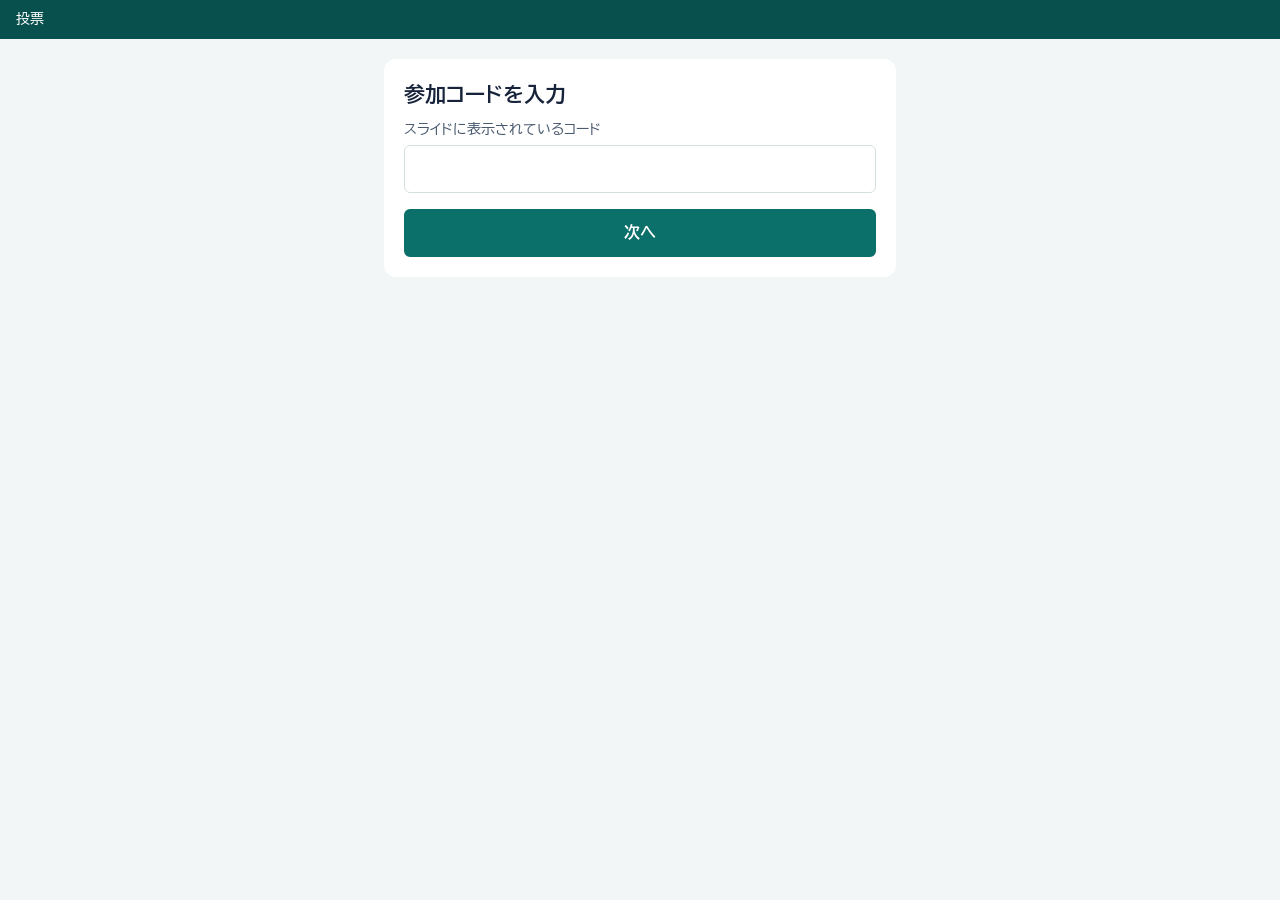
<file: index.html>
<!doctype html>
<html lang="ja">
<head>
<meta charset="utf-8">
<meta name="viewport" content="width=device-width, initial-scale=1, viewport-fit=cover">
<title>投票に参加</title>
<link rel="preconnect" href="https://fonts.googleapis.com">
<link rel="preconnect" href="https://fonts.gstatic.com" crossorigin>
<link href="https://fonts.googleapis.com/css2?family=BIZ+UDPGothic:wght@400;700&display=swap" rel="stylesheet">
<link rel="stylesheet" href="assets/style.css">
<style>
  body { background: var(--wash); min-height: 100vh; padding-bottom: env(safe-area-inset-bottom, 0px); }
  header {
    position: sticky; top: 0; z-index: 2;
    background: var(--teal-deep); color: #fff;
    padding: calc(env(safe-area-inset-top, 0px) + .55rem) 1rem .55rem;
    display: flex; justify-content: space-between; align-items: center; gap: 1rem; font-size: .85rem;
  }
  header .title { overflow: hidden; text-overflow: ellipsis; white-space: nowrap; }
  header .who { flex: none; opacity: .85; }
  main { max-width: 34rem; margin: 0 auto; padding: 1.25rem 1rem 3rem; }
  .card { background: var(--paper); border-radius: var(--radius-m); padding: 1.25rem; }
  h1 { font-size: 1.3rem; line-height: 1.5; margin: 0 0 .4rem; }
  .how { color: var(--teal); font-weight: 700; font-size: .95rem; margin: 0 0 1rem; }
  .desc { color: var(--ink-soft); margin: 0 0 1rem; }

  .opts { list-style: none; margin: 0 0 1.25rem; padding: 0; display: grid; gap: .6rem; }
  .opt {
    width: 100%; min-height: 56px; text-align: left; display: flex; align-items: center; gap: .8rem;
    padding: .7rem .9rem; border: 2px solid var(--line); border-radius: var(--radius-s);
    background: #fff; cursor: pointer; line-height: 1.45;
  }
  .opt .mark {
    flex: none; width: 1.9rem; height: 1.9rem; border-radius: 50%; border: 2px solid var(--line);
    display: grid; place-items: center; font-weight: 700; font-size: .95rem; color: #fff;
  }
  .opt.multi .mark { border-radius: 5px; }
  .opt[aria-pressed="true"] { border-color: var(--teal); background: var(--teal-pale); }
  .opt[aria-pressed="true"] .mark { background: var(--teal); border-color: var(--teal); }
  .opt:disabled { opacity: .45; cursor: not-allowed; }
  .opt.correct { border-color: var(--teal-deep); opacity: 1; }
  .opt.correct .mark { background: var(--teal-deep); border-color: var(--teal-deep); }
  .opt.correct[aria-pressed="false"] .mark::after { content: "✓"; color: #fff; }
  .opt.wrong { border-color: var(--alert); background: #fbeaea; opacity: 1; }
  .opt.wrong .mark { background: var(--alert); border-color: var(--alert); }
  .opt:disabled[aria-pressed="true"] { opacity: 1; }

  .rate { display: flex; justify-content: space-between; gap: .2rem; margin: .5rem 0 .4rem; }
  .opt.star { width: auto; flex: 1 1 0; min-height: 56px; justify-content: center; padding: 0; border: 0; background: transparent;
    font-size: 2.3rem; color: var(--track); }
  .opt.star.on { color: #d99a12; }
  .opt.star[aria-pressed="true"] { background: transparent; }
  .rate.ten .opt.star { font-size: 1.5rem; }
  .rate-val { text-align: center; font-weight: 700; color: var(--ink-soft); margin: 0 0 1rem; }
  .addopt { margin: -.4rem 0 1.2rem; }
  .addopt label { display: block; font-size: .85rem; color: var(--ink-soft); margin-bottom: .3rem; }
  .addrow { display: flex; gap: .5rem; }
  .addrow input { flex: 1; min-height: 48px; padding: .5em .7em; border: 1.5px dashed var(--teal); border-radius: var(--radius-s); }
  .status { margin: 0 0 .8rem; font-size: .95rem; color: var(--ink-soft); min-height: 1.6em; }
  .done { color: var(--teal-deep); font-weight: 700; }
  .actions { display: flex; gap: .6rem; flex-wrap: wrap; }
  .actions .btn { flex: 1 1 auto; }

  .counter { text-align: right; font-size: .85rem; color: var(--ink-soft); margin-top: -.6rem; margin-bottom: 1rem; }
  .counter.over { color: var(--alert); }
  .bhead { display: flex; justify-content: space-between; align-items: center; margin: 1.5rem 0 .6rem; }
  .tabs { display: inline-flex; border: 1.5px solid var(--teal); border-radius: var(--radius-s); overflow: hidden; }
  .tabs button { border: 0; background: #fff; color: var(--teal); padding: .3rem .8rem; font-weight: 700; font-size: .85rem; }
  .tabs button[aria-pressed="true"] { background: var(--teal); color: #fff; }
  .board { list-style: none; margin: 0; padding: 0; display: grid; gap: .6rem; }
  .board li { background: var(--wash); border-radius: var(--radius-s); padding: .7rem .8rem; }
  .board li p { margin: 0 0 .4rem; }
  .board li.answered p { color: var(--ink-soft); }
  .board li.empty { color: var(--ink-soft); text-align: center; }
  .bmeta { display: flex; gap: .4rem; align-items: center; flex-wrap: wrap; }
  .tagm { font-size: .75rem; background: #fff; border-radius: 99px; padding: .05rem .55rem; color: var(--ink-soft); }
  .tagm.on { background: var(--teal); color: #fff; }
  .like { margin-left: auto; min-height: 36px; padding: 0 .8rem; border: 1.5px solid var(--teal); border-radius: 99px; background: #fff; color: var(--teal); font-weight: 700; }
  .like[aria-pressed="true"] { background: var(--teal); color: #fff; }
  .like:disabled { border-color: var(--line); color: var(--ink-soft); }
  .mine { list-style: none; padding: 0; margin: 1.25rem 0 0; }
  .mine li { padding: .5rem .75rem; background: var(--wash); border-radius: var(--radius-s); margin-bottom: .4rem; }

  .waiting { text-align: center; padding: 3rem 1rem; }
  .waiting .pulse { width: 14px; height: 14px; border-radius: 50%; background: var(--teal); margin: 0 auto 1.2rem; animation: pulse 1.6s ease-in-out infinite; }
  @keyframes pulse { 0%,100% { opacity: .25; transform: scale(.8); } 50% { opacity: 1; transform: scale(1); } }
  @media (prefers-reduced-motion: reduce) { .waiting .pulse { animation: none; } }
  .net { position: fixed; left: 1rem; right: 1rem; bottom: calc(env(safe-area-inset-bottom, 0px) + 1rem); }
  .sep { display: flex; align-items: center; gap: .8rem; color: var(--ink-soft); font-size: .85rem; margin: 1.1rem 0; }
  .sep::before, .sep::after { content: ""; flex: 1; height: 1px; background: var(--line); }
</style>
</head>
<body>
<header>
  <span class="title" id="evTitle">投票</span>
  <span class="who" id="who"></span>
</header>
<main>
  <!-- 参加コード入力（URLにコードが無いとき） -->
  <section id="vCode" class="card hidden">
    <h1>参加コードを入力</h1>
    <form id="codeForm">
      <label class="field"><span>スライドに表示されているコード</span>
        <input id="codeInput" autocomplete="off" autocapitalize="characters" required></label>
      <button class="btn" type="submit" style="width:100%">次へ</button>
    </form>
  </section>

  <!-- 参加（ニックネーム設定） -->
  <section id="vJoin" class="card hidden">
    <h1 id="joinTitle">投票に参加</h1>
    <form id="joinForm">
      <label class="field"><span>ニックネーム（本名でも可・20文字まで）</span>
        <input id="nickInput" maxlength="20" autocomplete="nickname" required placeholder="例：やくざいし太郎"></label>
      <p class="desc" style="font-size:.85rem">ニックネームは主催者の画面にだけ表示されます。会場のスクリーンには表示されません。</p>
      <button class="btn" type="submit" style="width:100%">この名前で参加</button>
    </form>
    <div id="anonWrap" class="hidden">
      <div class="sep">または</div>
      <button class="btn ghost" id="anonBtn" type="button" style="width:100%">匿名で参加</button>
    </div>
    <p class="notice error hidden" id="joinErr" role="alert" style="margin-top:1rem"></p>
  </section>

  <!-- 待機 -->
  <section id="vWait" class="card waiting hidden" aria-live="polite">
    <div class="pulse" aria-hidden="true"></div>
    <h1>次の質問を待っています</h1>
    <p class="desc" style="margin:0">スライドで質問が始まると、この画面が自動で切り替わります。<br>画面はこのまま開いておいてください。</p>
  </section>

  <!-- 質問 -->
  <section id="vQuestion" class="card hidden">
    <h1 id="qTitle"></h1>
    <p class="how" id="qHow"></p>
    <p class="desc hidden" id="qDesc"></p>
    <div id="qBody"></div>
  </section>
</main>
<p class="notice error net hidden" id="netErr" role="status"></p>

<script src="assets/vendor/supabase.js"></script>
<script src="assets/vendor/qrcode.js"></script>
<script src="config.js"></script>
<script src="assets/app.js"></script>
<script>
(() => {
  const { rpc, errText, esc, typeLabel, cfg } = window.VoteApp;
  const $ = id => document.getElementById(id);
  const views = ["vCode", "vJoin", "vWait", "vQuestion"];
  const show = id => views.forEach(v => $(v).classList.toggle("hidden", v !== id));

  const params = new URLSearchParams(location.search);
  let code = (params.get("e") || "").trim().toUpperCase();
  let me = null;               // { pid, token, nickname }
  let shownKey = null;         // いま描画している質問の識別（質問ID＋受付状態＋リセット回数）
  let shownResets = {};        // 質問ごとに最後に見たリセット回数
  const pendingSel = {};       // 送信前の選択（質問ごと）
  let current = null;          // 最新の質問データ
  let busy = false;            // 送信中は再描画しない
  let timer = null;

  const storeKey = () => "vote:" + code;
  function loadMe() { try { return JSON.parse(localStorage.getItem(storeKey()) || "null"); } catch { return null; } }
  function saveMe(v) { try { localStorage.setItem(storeKey(), JSON.stringify(v)); } catch {} }
  function clearMe() { try { localStorage.removeItem(storeKey()); } catch {} }

  function setWho() {
    $("who").textContent = me ? (me.nickname ? me.nickname + " で参加中" : "匿名で参加中") : "";
  }

  // ---------- 参加 ----------
  $("codeForm").addEventListener("submit", e => {
    e.preventDefault();
    code = $("codeInput").value.trim().toUpperCase();
    if (!code) return;
    history.replaceState(null, "", "?e=" + encodeURIComponent(code));
    start();
  });

  async function join(nick) {
    $("joinErr").classList.add("hidden");
    try {
      const r = await rpc("join_event", { p_code: code, p_nickname: nick || null });
      me = { pid: r.participant_id, token: r.token, nickname: r.nickname };
      saveMe(me); setWho(); poll();
    } catch (err) {
      $("joinErr").textContent = errText(err);
      $("joinErr").classList.remove("hidden");
    }
  }
  $("joinForm").addEventListener("submit", e => {
    e.preventDefault();
    const n = $("nickInput").value.trim();
    if (!n) { $("joinErr").textContent = errText({ message: "nickname_required" }); $("joinErr").classList.remove("hidden"); return; }
    join(n);
  });
  $("anonBtn").addEventListener("click", () => join(null));

  // ---------- 状態の取得 ----------
  async function poll() {
    clearTimeout(timer);
    if (!me) return;
    try {
      const s = await rpc("get_state", { p_code: code, p_pid: me.pid, p_token: me.token });
      $("netErr").classList.add("hidden");
      $("evTitle").textContent = s.event.title;
      document.title = s.event.title;
      if (s.event.theme) VoteApp.applyPalette(document.documentElement, s.event.theme.palette);
      if (!s.participant) {
        clearMe(); me = null; setWho(); showJoin(s.event.title);
        $("joinErr").textContent = "参加情報がリセットされました。もう一度参加してください。";
        $("joinErr").classList.remove("hidden");
        return;
      }
      current = s.question;
      if (!busy) render();
    } catch (err) {
      $("netErr").textContent = errText(err);
      $("netErr").classList.remove("hidden");
      if (String(err.message || "").includes("event_not_found")) { show("vCode"); $("codeInput").value = code; return; }
    }
    timer = setTimeout(poll, cfg.PARTICIPANT_POLL_MS || 3000);
  }
  document.addEventListener("visibilitychange", () => { if (!document.hidden) poll(); });

  function showJoin(title) {
    $("joinTitle").textContent = title || "投票に参加";
    show("vJoin");
  }

  // ---------- 描画 ----------
  function render() {
    const q = current;
    if (!q) { shownKey = null; show("vWait"); return; }
    // 回答者が選択肢を追加できる質問では、選択肢が増えたら描き直す（選択中の内容は pendingSel に残す）
    const key = q.id + ":" + q.voting_open + ":" + q.reset_count + ":" + !!q.reveal + ":" + (q.allow_add ? q.options.length : "");
    if (key === shownKey) {           // 同じ質問なら触らない（選択中・入力中の状態を保つ）
      if (q.type === "qa" || q.type === "ideas") updateBoard(q);
      return;
    }
    shownKey = key;
    const wasReset = q.id in shownResets && shownResets[q.id] !== q.reset_count;
    shownResets[q.id] = q.reset_count;
    const flash = wasReset ? "主催者が投票をリセットしました。もう一度回答してください。" : undefined;
    show("vQuestion");
    $("qTitle").textContent = q.title;
    $("qHow").textContent = typeLabel(q);
    $("qDesc").textContent = q.description || "";
    $("qDesc").classList.toggle("hidden", !q.description);
    if (q.type === "qa" || q.type === "ideas") renderBoard(q, flash, !!flash);
    else if (q.type === "text") renderText(q, flash, !!flash); else renderChoice(q, flash, !!flash);
  }

  // ---------- 会場からの質問・アイデア募集 ----------
  let boardSort = "top", boardQ = null;
  function renderBoard(q, flash, flashIsNotice) {
    boardQ = q;
    const word = q.type === "qa" ? "質問" : "アイデア";
    const left = () => q.max_text_answers - q.my_texts.length;
    $("qBody").innerHTML = `
      <label class="field"><span>${word}を書く（${q.max_text_length}文字まで）</span>
        <textarea id="txt" rows="3"></textarea></label>
      <p class="counter" id="cnt"></p>
      <p class="status" id="st" aria-live="polite"></p>
      <div class="actions"><button type="button" class="btn" id="send">投稿する</button></div>
      <div class="bhead"><b>みんなの${word}</b>
        <div class="tabs" role="group" aria-label="並び順">
          <button type="button" data-sort="top" aria-pressed="${boardSort === "top"}">人気順</button>
          <button type="button" data-sort="new" aria-pressed="${boardSort === "new"}">新着順</button></div></div>
      <ul class="board" id="board"></ul>`;
    const txt = $("txt"), send = $("send");
    function upd(msg, isErr) {
      const closed = !boardQ.voting_open, n = [...txt.value.trim()].length;
      txt.disabled = closed || left() <= 0;
      $("cnt").textContent = `${n} / ${q.max_text_length}`;
      $("cnt").classList.toggle("over", n > q.max_text_length);
      send.disabled = closed || left() <= 0 || n === 0 || n > q.max_text_length;
      $("st").textContent = msg || (closed ? "投稿の受付は終了しました。" : left() <= 0 ? "投稿数の上限に達しました。" : `あと${left()}件 投稿できます`);
      $("st").classList.toggle("done", !!msg && !isErr);
    }
    txt.addEventListener("input", () => upd());
    send.addEventListener("click", async () => {
      busy = true; send.disabled = true;
      try {
        await rpc("submit_text", { p_pid: me.pid, p_token: me.token, p_qid: q.id, p_body: txt.value });
        q.my_texts.push(txt.value.trim()); txt.value = "";
        upd("投稿しました。"); poll();
      } catch (err) { upd(errText(err), true); }
      finally { busy = false; }
    });
    $("qBody").querySelector(".tabs").addEventListener("click", e => {
      const b = e.target.closest("[data-sort]"); if (!b) return;
      boardSort = b.dataset.sort;
      $("qBody").querySelectorAll(".tabs button").forEach(x => x.setAttribute("aria-pressed", x === b));
      updateBoard(boardQ);
    });
    $("board").addEventListener("click", async e => {
      const b = e.target.closest("[data-like]"); if (!b) return;
      b.disabled = true;
      try {
        const r = await rpc("toggle_reaction", { p_pid: me.pid, p_token: me.token, p_answer_id: b.dataset.like });
        const p = boardQ.board.find(x => x.id === b.dataset.like);
        if (p) { p.liked = r.liked; p.likes = r.likes; }
        updateBoard(boardQ);
      } catch (err) { upd(errText(err), true); b.disabled = false; }
    });
    upd(flash, flashIsNotice);
    updateBoard(q);
  }
  function updateBoard(q) {
    boardQ = q;
    const el = $("board"); if (!el) return;
    const unit = q.type === "qa" ? "賛同" : "共感";
    const list = (q.board || []).slice().sort(boardSort === "new"
      ? (a, b) => String(b.created_at).localeCompare(String(a.created_at))
      : (a, b) => b.likes - a.likes || String(b.created_at).localeCompare(String(a.created_at)));
    el.innerHTML = list.map(p => `<li class="${p.answered ? "answered" : ""}">
        <p>${esc(p.body)}</p>
        <div class="bmeta">
          ${p.mine ? '<span class="tagm">あなたの投稿</span>' : ""}${p.featured ? '<span class="tagm on">スライドに表示中</span>' : ""}${p.answered ? '<span class="tagm">回答済み</span>' : ""}
          <button type="button" class="like" data-like="${p.id}" aria-pressed="${!!p.liked}" ${p.mine ? "disabled" : ""}
            aria-label="${unit}する">▲ ${unit} ${p.likes}</button></div></li>`).join("")
      || `<li class="empty">まだ投稿はありません。</li>`;
  }

  function renderChoice(q, flash, flashIsNotice) {
    const voted = q.my_choices.length > 0;
    if (flash && flashIsNotice) delete pendingSel[q.id];   // リセットされたら選び直し
    let sel = (pendingSel[q.id] || q.my_choices.map(c => c.option_id)).filter(id => q.options.some(o => o.id === id)); // 順位付けは順番＝順位
    const multi = q.type === "multiple";
    const rank = q.type === "rank";
    const rating = q.type === "rating";
    const need = rank ? q.rank_count : null;
    const locked = !q.voting_open || (voted && !q.allow_change);

    const list = rating
      ? `<div class="rate" role="group" aria-label="評価">${q.options.map(o => `
          <button type="button" class="opt star" data-id="${o.id}" data-v="${esc(o.label)}" aria-pressed="false" aria-label="${esc(o.label)}点">★</button>`).join("")}
         </div><p class="rate-val" id="rv"></p>`
      : `<ul class="opts">${q.options.map(o => `
        <li><button type="button" class="opt${multi ? " multi" : ""}" data-id="${o.id}" aria-pressed="false">
          <span class="mark" aria-hidden="true"></span><span>${esc(o.label)}</span></button></li>`).join("")}
      </ul>`;
    const addBox = q.allow_add && !q.quiz && (q.type === "single" || q.type === "multiple") ? `
      <div class="addopt"><label for="newOpt">当てはまるものがなければ、自分で書いて追加</label>
        <div class="addrow"><input id="newOpt" maxlength="40" placeholder="選択肢を入力（40文字まで）">
        <button type="button" class="btn ghost" id="addOptBtn">追加</button></div></div>` : "";
    $("qBody").innerHTML = `
      ${list}${addBox}
      <p class="status" id="st" aria-live="polite"></p>
      <div class="actions">
        ${rank ? '<button type="button" class="btn ghost" id="clr">やり直す</button>' : ""}
        <button type="button" class="btn" id="send"></button>
      </div>`;
    const btns = [...$("qBody").querySelectorAll(".opt")];
    if (rating && btns.length > 5) $("qBody").querySelector(".rate").classList.add("ten");

    function paint(msg, isErr) {
      if (rating) {
        const chosen = btns.find(b => b.dataset.id === sel[0]);
        const v = chosen ? Number(chosen.dataset.v) : 0;
        btns.forEach(b => { b.classList.toggle("on", Number(b.dataset.v) <= v); b.setAttribute("aria-pressed", b === chosen ? "true" : "false"); b.disabled = locked; });
        $("rv").textContent = v ? `${v} / ${btns.length}` : "星をタップして評価";
      }
      if (!rating) btns.forEach(b => {
        const i = sel.indexOf(b.dataset.id);
        b.setAttribute("aria-pressed", i >= 0 ? "true" : "false");
        b.querySelector(".mark").textContent = i < 0 ? "" : rank ? String(i + 1) : "✓";
        const full = (multi && sel.length >= q.max_select) || (rank && sel.length >= need);
        b.disabled = locked || (i < 0 && full);
        if (q.reveal) {
          const o = q.options.find(x => x.id === b.dataset.id);
          b.classList.toggle("correct", !!(o && o.correct));
          b.classList.toggle("wrong", i >= 0 && !(o && o.correct));
        }
      });
      const send = $("send");
      let ok = sel.length > 0;
      if (multi) ok = sel.length >= q.min_select && sel.length <= q.max_select;
      if (rank) ok = sel.length === need;
      send.textContent = voted ? "投票を変更する" : "投票する";
      send.disabled = locked || !ok;
      if (locked) send.textContent = !q.voting_open ? "締め切りました" : "投票済み";

      let st = msg || "";
      if (!st) {
        if (!q.voting_open) st = voted ? "投票済みです。締め切られました。" : "締め切られました。";
        else if (multi) st = `${sel.length} / ${q.max_select} 選択` + (q.min_select > 1 ? `（${VoteApp.tsu(q.min_select)}以上）` : "");
        else if (rank) st = sel.length < need ? `${sel.length + 1}位にしたいものを選んでください（${sel.length} / ${need}）` : "順位が決まりました";
        if (voted && q.voting_open) st = (st ? st + "　" : "") + "投票済み";
        if (q.reveal) {
          const right = new Set(q.options.filter(o => o.correct).map(o => o.id));
          const mine = new Set(sel);
          const hit = voted && right.size === mine.size && [...right].every(id => mine.has(id));
          st = !voted ? "正解は ✓ の選択肢です。" : hit ? "正解です。" : "残念、不正解でした。✓ が正解です。";
        }
      }
      const el = $("st");
      el.textContent = st;
      el.classList.toggle("done", !!msg && !isErr);
    }

    btns.forEach(b => b.addEventListener("click", () => {
      const id = b.dataset.id, i = sel.indexOf(id);
      if (q.type === "single" || rating) sel = [id];
      else if (rank) { if (i >= 0) sel = sel.slice(0, i); else sel.push(id); }
      else if (i >= 0) sel.splice(i, 1); else sel.push(id);
      pendingSel[q.id] = sel.slice();
      paint();
    }));
    if ($("addOptBtn")) $("addOptBtn").addEventListener("click", async () => {
      const label = $("newOpt").value.trim(); if (!label) return;
      if (multi && sel.length >= q.max_select) return paint(`選べるのは${VoteApp.tsu(q.max_select)}までです。どれかを外してから追加してください。`, true);
      $("addOptBtn").disabled = true;
      try {
        const r = await rpc("add_option", { p_pid: me.pid, p_token: me.token, p_qid: q.id, p_label: label });
        if (!q.options.some(o => o.id === r.id)) q.options.push({ id: r.id, label: r.label, user_added: true });
        pendingSel[q.id] = q.type === "single" ? [r.id] : [...new Set([...sel, r.id])];
        shownKey = q.id + ":" + q.voting_open + ":" + q.reset_count + ":" + !!q.reveal + ":" + q.options.length;
        renderChoice(q, r.existed ? "同じ選択肢があったので、それを選びました。「投票する」で確定します。" : "選択肢を追加して選びました。「投票する」で確定します。");
      } catch (err) { paint(errText(err), true); $("addOptBtn").disabled = false; }
    });
    if (rank) $("clr").addEventListener("click", () => { sel = []; paint(); });

    $("send").addEventListener("click", async () => {
      busy = true; $("send").disabled = true;
      try {
        await rpc("submit_choice", { p_pid: me.pid, p_token: me.token, p_qid: q.id, p_option_ids: sel });
        q.my_choices = sel.map((id, i) => ({ option_id: id, rank: rank ? i + 1 : null }));
        delete pendingSel[q.id];
        renderChoice(q, voted ? "投票を変更しました" : "投票しました");
      } catch (err) { paint(errText(err), true); }
      finally { busy = false; }
    });
    paint(flash, flashIsNotice);
  }

  function renderText(q, flash, flashIsNotice) {
    const left = q.max_text_answers - q.my_texts.length;
    const closed = !q.voting_open;
    $("qBody").innerHTML = `
      <label class="field"><span>回答（${q.max_text_length}文字まで・短い言葉で）</span>
        <textarea id="txt" rows="3" ${closed || left <= 0 ? "disabled" : ""}></textarea></label>
      <p class="counter" id="cnt"></p>
      <p class="status" id="st" aria-live="polite"></p>
      <div class="actions"><button type="button" class="btn" id="send">送信する</button></div>
      ${q.my_texts.length ? `<ul class="mine" aria-label="あなたの回答">${q.my_texts.map(t => `<li>${esc(t)}</li>`).join("")}</ul>` : ""}`;
    const txt = $("txt"), send = $("send");
    function upd(msg, isErr) {
      const n = [...txt.value.trim()].length;
      $("cnt").textContent = `${n} / ${q.max_text_length}`;
      $("cnt").classList.toggle("over", n > q.max_text_length);
      send.disabled = closed || left <= 0 || n === 0 || n > q.max_text_length;
      $("st").textContent = msg || (closed ? "締め切られました。" : left <= 0 ? "投稿数の上限に達しました。" : `あと${left}件 投稿できます`);
      $("st").classList.toggle("done", !!msg && !isErr);
    }
    txt.addEventListener("input", () => upd());
    send.addEventListener("click", async () => {
      busy = true; send.disabled = true;
      try {
        const body = txt.value;
        await rpc("submit_text", { p_pid: me.pid, p_token: me.token, p_qid: q.id, p_body: body });
        q.my_texts.push(body.trim().replace(/\s+/g, " "));
        const remain = q.max_text_answers - q.my_texts.length;
        renderText(q, "送信しました。" + (remain > 0 ? `あと${remain}件 投稿できます` : ""));
      } catch (err) { upd(errText(err), true); }
      finally { busy = false; }
    });
    upd(flash, flashIsNotice);
  }

  // ---------- 開始 ----------
  async function start() {
    if (!code) { show("vCode"); return; }
    me = loadMe(); setWho();
    if (me) { poll(); return; }
    try {
      const s = await rpc("get_state", { p_code: code, p_pid: "00000000-0000-0000-0000-000000000000", p_token: "-" });
      $("evTitle").textContent = s.event.title;
      if (s.event.theme) VoteApp.applyPalette(document.documentElement, s.event.theme.palette);
      $("anonWrap").classList.toggle("hidden", s.event.require_nickname !== false);
      if (!s.event.is_open) { show("vJoin"); $("joinErr").textContent = errText({ message: "event_closed" }); $("joinErr").classList.remove("hidden"); return; }
      showJoin(s.event.title);
    } catch (err) {
      show("vCode"); $("codeInput").value = code;
      $("netErr").textContent = errText(err); $("netErr").classList.remove("hidden");
    }
  }
  start();
})();
</script>
</body>
</html>
</file>
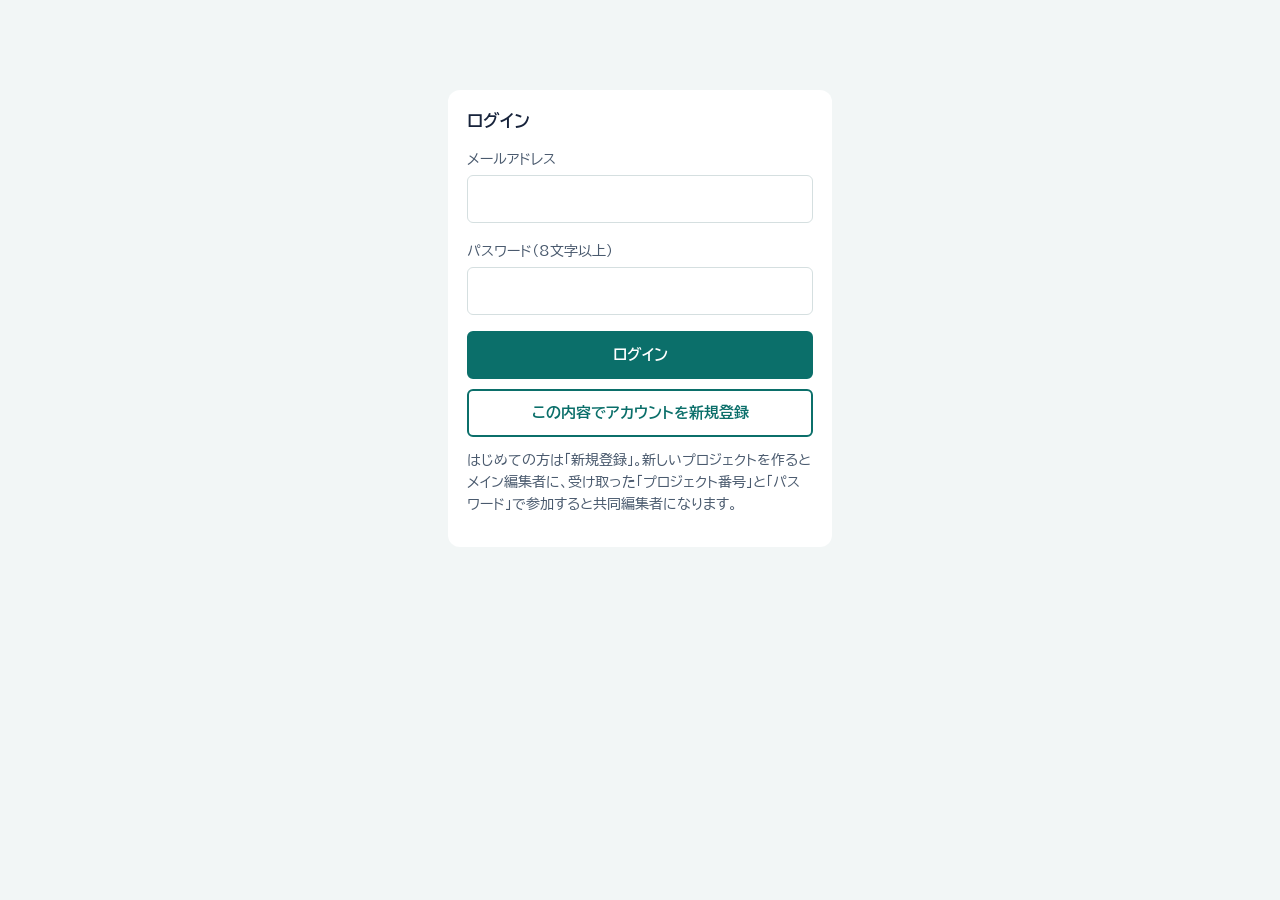
<file: admin.html>
<!doctype html>
<html lang="ja">
<head>
<meta charset="utf-8">
<meta name="viewport" content="width=device-width, initial-scale=1">
<meta name="robots" content="noindex">
<title>投票 管理画面</title>
<link rel="preconnect" href="https://fonts.googleapis.com">
<link rel="preconnect" href="https://fonts.gstatic.com" crossorigin>
<link href="https://fonts.googleapis.com/css2?family=BIZ+UDPGothic:wght@400;700&display=swap" rel="stylesheet">
<link rel="stylesheet" href="assets/style.css">
<style>
  body { background: var(--wash); font-size: 15px; }
  header { background: var(--ink); color: #fff; padding: .7rem 1.2rem; display: flex; gap: 1rem; align-items: center; flex-wrap: wrap; }
  header h1 { font-size: 1rem; margin: 0; flex: 1; }
  header select { min-height: 36px; border-radius: var(--radius-s); border: 0; padding: 0 .5em; max-width: 26rem; color: var(--ink); }
  header .btn.ghost { color: #fff; border-color: rgba(255,255,255,.5); }
  main { max-width: 1280px; margin: 0 auto; padding: 1.2rem; }
  .panel { background: var(--paper); border-radius: var(--radius-m); padding: 1.1rem 1.2rem; margin-bottom: 1.2rem; }
  .panel h2 { font-size: 1.05rem; margin: 0 0 .8rem; }
  .grid { display: grid; grid-template-columns: minmax(0, 1.15fr) minmax(0, 1fr); gap: 1.2rem; align-items: start; }
  @media (max-width: 900px) { .grid { grid-template-columns: 1fr; } }
  .login { max-width: 24rem; margin: 10vh auto; }

  .remote { display: flex; gap: .6rem; align-items: center; flex-wrap: wrap; }
  .remote .now { flex: 1 1 14rem; font-weight: 700; }
  .remote .now small { display: block; font-weight: 400; color: var(--ink-soft); }

  table.qs { width: 100%; border-collapse: collapse; }
  table.qs td { padding: .55rem .4rem; border-top: 1px solid var(--line); vertical-align: top; }
  table.qs tr.sel td { background: var(--teal-pale); }
  table.qs tr.live td:first-child { box-shadow: inset 4px 0 0 var(--teal); }
  .qk { font-weight: 700; white-space: nowrap; }
  .qt { cursor: pointer; }
  .qt small { display: block; color: var(--ink-soft); }
  .tag { display: inline-block; font-size: .78rem; padding: .05em .55em; border-radius: 99px; margin-right: .3em; background: var(--wash); color: var(--ink-soft); }
  .tag.on { background: var(--teal); color: #fff; }
  .tag.off { background: #fbeaea; color: var(--alert); }
  .ops { display: flex; flex-wrap: wrap; gap: .35rem; justify-content: flex-end; }

  .preview { min-height: 12rem; --bar-h: 14px; --bar-gap: .8rem; }
  .preview h3 { margin: 0 0 .2rem; font-size: 1.05rem; }
  .preview .meta { color: var(--ink-soft); font-size: .9rem; margin-bottom: 1rem; }
  .mod { list-style: none; padding: 0; margin: 1rem 0 0; max-height: 22rem; overflow: auto; }
  .mod li { display: flex; justify-content: space-between; gap: .6rem; padding: .45rem 0; border-top: 1px solid var(--line); }
  .mod li.hid span:first-child { text-decoration: line-through; color: var(--ink-soft); }
  .mod small { color: var(--ink-soft); margin-left: .4em; }
  .mod li.feat { background: var(--teal-pale); }
  .mod li.modhead span { color: var(--ink-soft); font-size: .85rem; }
  .mod .mbtns { display: flex; gap: .3rem; flex-wrap: wrap; justify-content: flex-end; flex: none; max-width: 60%; }

  .urls { display: grid; gap: .5rem; }
  .url { display: grid; grid-template-columns: 9.5rem 1fr auto; gap: .5rem; align-items: center; font-size: .88rem; }
  .url code { background: var(--wash); padding: .35em .5em; border-radius: 4px; overflow-x: auto; white-space: nowrap; font-family: inherit; }
  @media (max-width: 640px) { .url { grid-template-columns: 1fr auto; } .url span { grid-column: 1 / -1; } }
  .joinbox { display: flex; gap: 1.2rem; align-items: center; flex-wrap: wrap; }
  .joinbox .qr svg { width: 140px; height: 140px; display: block; }

  dialog { border: 0; border-radius: var(--radius-m); padding: 0; width: min(40rem, 94vw); }
  dialog::backdrop { background: rgba(23,35,59,.45); }
  dialog form { padding: 1.3rem; max-height: 88vh; overflow: auto; }
  .two { display: grid; grid-template-columns: 1fr 1fr; gap: 0 1rem; }
  .three { display: grid; grid-template-columns: repeat(3, 1fr); gap: 0 1rem; }
  @media (max-width: 560px) { .two, .three { grid-template-columns: 1fr; } }
  .check { display: flex; gap: .5em; align-items: center; margin: 0 0 .7rem; }
  .check input { width: 1.2rem; height: 1.2rem; }
  .resets { margin-top: 1.2rem; padding-top: 1rem; border-top: 1px solid var(--line); }
  .resets h3 { font-size: .95rem; margin: 0 0 .3rem; }
  .resets p { font-size: .85rem; color: var(--ink-soft); margin: 0 0 .6rem; }
  .chips { display: flex; flex-wrap: wrap; gap: .4rem; }
  .chip { display: inline-flex; align-items: center; gap: .4rem; border: 2px solid var(--line); border-radius: 99px; padding: .25rem .7rem .25rem .3rem; background: #fff; cursor: pointer; font-size: .85rem; }
  .chip i { width: 1.3rem; height: 1.3rem; border-radius: 50%; display: inline-block; }
  .chip[aria-pressed="true"] { border-color: var(--ink); font-weight: 700; }
  .bgs { display: flex; flex-wrap: wrap; gap: .5rem; }
  .bg { width: 112px; aspect-ratio: 16/9; border: 3px solid transparent; border-radius: 6px; background: var(--wash) center/cover; cursor: pointer; position: relative; font-size: .75rem; color: var(--ink-soft); display: grid; place-items: center; }
  .bg[aria-pressed="true"] { border-color: var(--teal); }
  .bg .del { position: absolute; right: 2px; top: 2px; border: 0; background: rgba(0,0,0,.55); color: #fff; border-radius: 4px; font-size: .7rem; cursor: pointer; }
  .seg2 { display: inline-flex; border: 1.5px solid var(--teal); border-radius: 6px; overflow: hidden; }
  .seg2 button { border: 0; background: #fff; color: var(--teal); padding: .35rem .7rem; font-weight: 700; cursor: pointer; }
  .seg2 button + button { border-left: 1.5px solid var(--teal); }
  .seg2 button[aria-pressed="true"] { background: var(--teal); color: #fff; }
  .toast { position: fixed; right: 1rem; bottom: 1rem; background: var(--ink); color: #fff; padding: .6rem 1rem; border-radius: var(--radius-s); }
</style>
</head>
<body>
<header class="hidden" id="hdr">
  <h1>投票 管理画面</h1>
  <select id="evSel" aria-label="プロジェクトを選ぶ"></select>
  <button class="btn small ghost" id="joinPj" type="button">番号とパスワードで参加</button>
  <button class="btn small ghost" id="newEv" type="button">プロジェクトを作成</button>
  <span id="who" style="font-size:.8rem;opacity:.8"></span>
  <button class="btn small ghost" id="logout" type="button">ログアウト</button>
</header>

<!-- ログイン -->
<section class="panel login hidden" id="vLogin">
  <h2>ログイン</h2>
  <form id="loginForm">
    <label class="field"><span>メールアドレス</span><input type="email" id="email" autocomplete="username" required></label>
    <label class="field"><span>パスワード（8文字以上）</span><input type="password" id="pw" autocomplete="current-password" required minlength="8"></label>
    <button class="btn" type="submit" style="width:100%">ログイン</button>
  </form>
  <button class="btn ghost" type="button" id="signup" style="width:100%; margin-top:.6rem">この内容でアカウントを新規登録</button>
  <p style="font-size:.85rem; color:var(--ink-soft)">はじめての方は「新規登録」。新しいプロジェクトを作るとメイン編集者に、受け取った「プロジェクト番号」と「パスワード」で参加すると共同編集者になります。</p>
  <p class="notice error hidden" id="loginErr" role="alert" style="margin-top:1rem"></p>
</section>

<!-- 参加しているプロジェクトがないとき -->
<section class="panel login hidden" id="vNoProject">
  <h2>プロジェクトに参加する・作成する</h2>
  <p id="npMsg" style="color:var(--ink-soft)">まだ参加しているプロジェクトがありません。メイン編集者から受け取ったプロジェクト番号とパスワードを入力するか、新しいプロジェクトを作成してください。</p>
  <form id="joinForm2">
    <label class="field"><span>プロジェクト番号（例 P-0001）</span><input id="jpNo" required autocapitalize="characters"></label>
    <label class="field"><span>プロジェクトのパスワード</span><input id="jpPass" required autocomplete="off"></label>
    <button class="btn" type="submit" style="width:100%">参加する</button>
  </form>
  <div id="firstAdmin" class="hidden" style="margin-top:1rem">
    <p style="color:var(--ink-soft)">全体管理者がまだ登録されていません。このシステムを導入した方は、最初の全体管理者として登録してください。</p>
    <button class="btn ghost" type="button" id="claimAdmin" style="width:100%">最初の全体管理者として登録</button>
  </div>
  <div id="adminCreate" class="hidden" style="margin-top:1rem">
    <button class="btn ghost" type="button" id="newEv2" style="width:100%">新しいプロジェクトを作成する（メイン編集者になります）</button>
  </div>
  <p class="notice error hidden" id="npErr" role="alert" style="margin-top:1rem"></p>
  <button class="btn small ghost" type="button" id="logout2" style="margin-top:1rem">ログアウト</button>
</section>

<!-- パスワードの表示（作成・変更のときだけ） -->
<dialog id="passDlg"><form method="dialog" style="padding:1.3rem">
  <h2 style="margin-top:0">共同編集者に伝えるプロジェクト番号とパスワード</h2>
  <p>パスワードは<b>この画面でだけ</b>表示されます。控えてから閉じてください（あとから確認はできません。忘れたら「パスワードを変更」で設定し直します）。</p>
  <div style="font-size:1.4rem; font-weight:700; background:var(--wash); padding:.8rem 1rem; border-radius:8px">
    プロジェクト番号：<span id="pdNo"></span><br>パスワード：<span id="pdPass" style="letter-spacing:.05em"></span></div>
  <p style="font-size:.9rem; color:var(--ink-soft)">伝え方の例：「アドイン配布ページ（URL）でアカウントを登録し、アドインまたは管理画面の『番号とパスワードで参加』から入力してください」</p>
  <div style="display:flex; gap:.6rem; justify-content:flex-end"><button class="btn ghost" type="button" id="pdCopy">コピー</button><button class="btn" value="ok">控えたので閉じる</button></div>
</form></dialog>

<main class="hidden" id="vMain">
  <!-- 進行（リモコン） -->
  <section class="panel">
    <div class="remote">
      <div class="now" id="nowQ"></div>
      <button class="btn ghost" id="prevQ" type="button">前の質問</button>
      <button class="btn" id="nextQ" type="button">次の質問を表示</button>
      <button class="btn ghost" id="stopQ" type="button">表示を止める</button>
    </div>
  </section>

  <div class="grid">
    <div>
      <section class="panel">
        <h2>質問</h2>
        <table class="qs"><tbody id="qRows"></tbody></table>
        <div style="margin-top:1rem; display:flex; gap:.5rem; flex-wrap:wrap">
          <button class="btn small" id="addQ" type="button">質問を追加</button>
          <button class="btn small ghost" id="csv" type="button">結果をCSVで保存</button>
        </div>
        <div class="resets">
          <h3>リセット</h3>
          <p>消去したデータは元に戻せません。先に「結果をCSVで保存」しておくと安全です。</p>
          <div style="display:flex; gap:.5rem; flex-wrap:wrap">
            <button class="btn small danger" id="resetVotes" type="button">全質問の票を消去</button>
            <button class="btn small danger" id="resetAll" type="button">参加者も含めて全リセット</button>
          </div>
        </div>
      </section>

      <section class="panel">
        <h2>プロジェクト <span id="pjNo" style="color:var(--teal)"></span></h2>
        <div id="pjInfo" style="color:var(--ink-soft); font-size:.9rem; margin-bottom:.6rem"></div>
        <div style="display:flex; gap:.4rem; flex-wrap:wrap; margin-bottom:.8rem">
          <button class="btn small ghost" id="rotate" type="button">パスワードを変更</button>
          <button class="btn small ghost" id="toggleNick" type="button"></button>
        </div>
        <h3 style="font-size:.95rem; margin:.4rem 0">編集者（メイン編集者・共同編集者は同じ範囲を編集できます）</h3>
        <ul class="mod" id="members" style="max-height:none"></ul>
      </section>

      <section class="panel">
        <h2>デザイン（このプロジェクトの既定）</h2>
        <div style="font-size:.9rem; color:var(--ink-soft); margin-bottom:.4rem">配色</div>
        <div class="chips" id="palChips"></div>
        <div style="font-size:.9rem; color:var(--ink-soft); margin:.8rem 0 .4rem">背景画像</div>
        <div class="bgs" id="bgList"></div>
        <label class="btn small ghost" style="margin-top:.5rem">画像を追加…<input type="file" id="bgFile" accept="image/*" hidden></label>
        <div style="font-size:.9rem; color:var(--ink-soft); margin:.8rem 0 .4rem">背景の上の文字を読みやすくする</div>
        <div class="seg2" id="ovSeg"><button data-v="light">白く薄める</button><button data-v="dark">暗く沈める（文字は白）</button><button data-v="none">そのまま</button></div>
        <p style="font-size:.85rem; color:var(--ink-soft)">スライドごとの配色・背景は、PowerPointのアドインで個別に変えられます。</p>
      </section>

      <section class="panel">
        <h2>参加・投影用のURL</h2>
        <div class="joinbox">
          <div class="qr" id="joinQr"></div>
          <div>
            <div>参加コード <b id="evCode" style="font-size:1.4rem"></b></div>
            <div id="partCount" style="color:var(--ink-soft)"></div>
            <div style="margin-top:.5rem; display:flex; gap:.4rem; flex-wrap:wrap">
              <button class="btn small ghost" id="dlQr" type="button">QRコードを保存（SVG）</button>
              <button class="btn small ghost" id="toggleOpen" type="button"></button>
              <a class="btn small ghost" href="install.html" target="_blank">PowerPointアドインの入手</a>
            </div>
          </div>
        </div>
        <div class="urls" id="urls" style="margin-top:1rem"></div>
        <p style="font-size:.85rem; color:var(--ink-soft); margin:.8rem 0 0">
          「スライド連動」URLは、そのスライドが表示された時点でその質問を聴衆の端末に出します。
          「結果のみ」URLは表示だけで、質問は切り替えません。PowerPointでは、自前アドインの設定欄にこのURLを貼り付けます。投影用URLには鍵が含まれるため、外部に共有しないでください。
        </p>
      </section>
    </div>

    <section class="panel preview">
      <h3 id="pvTitle">プレビュー</h3>
      <div class="meta" id="pvMeta"></div>
      <div id="pvBody"></div>
      <ul class="mod" id="pvMod"></ul>
    </section>
  </div>
</main>

<!-- 質問の編集 -->
<dialog id="dlg">
  <form id="qForm" method="dialog">
    <h2 id="dlgTitle" style="margin-top:0">質問を編集</h2>
    <div class="two">
      <label class="field"><span>短い名前（スライドURL用・例 Q1）</span><input id="f_qkey" required maxlength="12" pattern="[A-Za-z0-9_-]+"></label>
      <label class="field"><span>表示順</span><input id="f_sort" type="number" value="0"></label>
    </div>
    <label class="field"><span>形式</span>
      <select id="f_type">
        <option value="single">単一選択（1つ選ぶ）</option>
        <option value="multiple">複数選択（選べる数を指定）</option>
        <option value="rank">順位付け（上位いくつかに順位をつける）</option>
        <option value="text">自由記載（ワードクラウド／一覧）</option>
        <option value="rating">星で評価（1〜5／1〜10）</option>
        <option value="qa">会場からの質問（Q&amp;A）</option>
        <option value="ideas">アイデア募集</option>
      </select></label>
    <label class="field"><span>質問文</span><textarea id="f_title" rows="2" required></textarea></label>
    <label class="field"><span>補足（任意）</span><input id="f_desc"></label>

    <div id="g_rating">
      <label class="field"><span>段階</span><select id="f_scale"><option value="5">5段階</option><option value="10">10段階</option></select></label>
    </div>
    <div id="g_choice">
      <label class="field"><span>選択肢（1行に1つ・10件まで）</span><textarea id="f_opts" rows="6"></textarea></label>
      <div class="two" id="g_quiz">
        <label class="check" style="margin-top:.4rem"><input type="checkbox" id="f_quiz"> クイズにする（正解を設定）</label>
        <label class="field"><span>正解の番号（例 2、複数は 1,3）</span><input id="f_correct" inputmode="numeric"></label>
      </div>
      <label class="check" id="g_add"><input type="checkbox" id="f_add"> 回答者が自分で選択肢を追加できる（数の上限なし）</label>
      <div class="three" id="g_multi">
        <label class="field"><span>最少選択数</span><input id="f_min" type="number" min="1" value="1"></label>
        <label class="field"><span>最大選択数（10まで）</span><input id="f_max" type="number" min="1" max="10" value="2"></label>
      </div>
      <div class="three" id="g_rank">
        <label class="field"><span>順位をつける数（空欄＝全部）</span><input id="f_rank" type="number" min="1"></label>
      </div>
      <div class="two">
        <label class="field"><span>数値の表示</span>
          <select id="f_disp" disabled><option value="both">全投票数に対する％と件数（固定）</option></select></label>
        <label class="field"><span>並び順</span>
          <select id="f_sortm"><option value="original">選択肢の順</option><option value="desc">票の多い順（ランキング）</option></select></label>
      </div>
    </div>

    <div id="g_text">
      <div class="three">
        <label class="field"><span>1人あたり投稿数</span><input id="f_tmax" type="number" min="1" max="20" value="3"></label>
        <label class="field"><span>文字数上限</span><input id="f_tlen" type="number" min="5" max="200" value="30"></label>
        <label class="field" id="g_tview"><span>表示</span>
          <select id="f_tview"><option value="cloud">ワードクラウド</option><option value="list">一覧</option></select></label>
        <label class="field" id="g_board"><span>スライドへの出し方</span>
          <select id="f_board"><option value="pick">選んだ投稿だけ</option><option value="top">賛同の多い順（上位5件）</option></select></label>
      </div>
    </div>

    <label class="check"><input type="checkbox" id="f_change" checked> 投票後の変更を許可する</label>
    <label class="check"><input type="checkbox" id="f_open" checked> 投票を受け付ける</label>
    <label class="check"><input type="checkbox" id="f_vis" checked> 投影画面に結果を表示する</label>
    <p class="notice error hidden" id="qErr"></p>
    <div style="display:flex; gap:.6rem; justify-content:flex-end; margin-top:1rem">
      <button class="btn danger" id="delQ" type="button" style="margin-right:auto">この質問を削除</button>
      <button class="btn ghost" value="cancel" formnovalidate>閉じる</button>
      <button class="btn" id="saveQ" value="save">保存</button>
    </div>
  </form>
</dialog>

<div class="toast hidden" id="toast" role="status"></div>

<script src="assets/vendor/supabase.js"></script>
<script src="assets/vendor/qrcode.js"></script>
<script src="config.js"></script>
<script src="assets/app.js"></script>
<script>
(() => {
  const { sb, rpc, errText, esc, renderResults, typeLabel, baseUrl } = window.VoteApp;
  const $ = id => document.getElementById(id);
  let events = [], ev = null, qs = [], previewKey = null, timer = null, editing = null;

  function toast(msg) {
    $("toast").textContent = msg; $("toast").classList.remove("hidden");
    clearTimeout(toast.t); toast.t = setTimeout(() => $("toast").classList.add("hidden"), 2200);
  }
  async function q(promise) { const { data, error } = await promise; if (error) throw error; return data; }
  function fail(err) { toast(errText(err)); console.error(err); }

  // ---------- ログイン・アカウント ----------
  let me = null;   // my_projects の結果
  async function boot() {
    const { data } = await sb.auth.getSession();
    if (!data.session) return showLogin();
    $("who").textContent = data.session.user.email || "";
    me = await rpc("my_projects");
    $("newEv").classList.remove("hidden");
    if (!me.projects.length) return showNoProject();
    $("vLogin").classList.add("hidden"); $("vNoProject").classList.add("hidden");
    $("hdr").classList.remove("hidden"); $("vMain").classList.remove("hidden");
    await loadEvents();
  }
  function showLogin(msg) {
    ["hdr", "vMain", "vNoProject"].forEach(id => $(id).classList.add("hidden")); $("vLogin").classList.remove("hidden");
    $("loginErr").textContent = msg || ""; $("loginErr").classList.toggle("hidden", !msg);
  }
  function showNoProject() {
    ["hdr", "vMain", "vLogin"].forEach(id => $(id).classList.add("hidden")); $("vNoProject").classList.remove("hidden");
    $("firstAdmin").classList.toggle("hidden", me.admins_exist);
    $("adminCreate").classList.remove("hidden");
  }
  $("loginForm").addEventListener("submit", async e => {
    e.preventDefault();
    const { error } = await sb.auth.signInWithPassword({ email: $("email").value.trim(), password: $("pw").value });
    if (error) return showLogin(/confirm/i.test(error.message) ? "メールの確認がまだです。届いたメールのリンクを開いてからログインしてください。" : "メールアドレスまたはパスワードが違います。");
    boot();
  });
  $("signup").addEventListener("click", async () => {
    if (!$("loginForm").reportValidity()) return;
    const { data, error } = await sb.auth.signUp({ email: $("email").value.trim(), password: $("pw").value,
      options: { emailRedirectTo: location.href.split("?")[0] } });
    if (error) return showLogin(/not allowed|disabled|signup/i.test(error.message) ? "新規登録は受け付けていません。伊東から届いたアカウント（メールアドレスとパスワード）でログインしてください。" : "登録できませんでした：" + error.message);
    if (!data.session) return showLogin("確認メールを送りました。メールのリンクを開いてから、ここでログインしてください。");
    boot();
  });
  const logout = async () => { clearTimeout(timer); await sb.auth.signOut(); showLogin(); };
  $("logout").addEventListener("click", logout); $("logout2").addEventListener("click", logout);
  $("claimAdmin").addEventListener("click", async () => {
    try { await rpc("claim_first_admin"); toast("全体管理者として登録しました"); boot(); } catch (err) { $("npErr").textContent = errText(err); $("npErr").classList.remove("hidden"); }
  });

  // ---------- 番号とパスワードで参加 ----------
  async function joinProject(no, pass, errEl) {
    try {
      const r = await rpc("join_project", { p_project_no: no.trim(), p_passphrase: pass.trim() });
      if (!r.ok) throw { message: r.error };
      toast(`「${r.title}」に参加しました`); localStorage.setItem("vote-admin-ev", r.id); boot();
    } catch (err) { if (errEl) { errEl.textContent = errText(err); errEl.classList.remove("hidden"); } else toast(errText(err)); }
  }
  $("joinForm2").addEventListener("submit", e => { e.preventDefault(); joinProject($("jpNo").value, $("jpPass").value, $("npErr")); });
  $("joinPj").addEventListener("click", () => {
    const no = prompt("プロジェクト番号（例 P-0001）"); if (!no) return;
    const pass = prompt("プロジェクトのパスワード"); if (!pass) return;
    joinProject(no, pass);
  });

  // ---------- プロジェクト ----------
  async function loadEvents(selectId) {
    events = await q(sb.from("events").select("*").order("created_at"));
    $("evSel").innerHTML = events.map(e => `<option value="${e.id}">${esc(e.project_no || "")}　${esc(e.code)}　${esc(e.title)}</option>`).join("");
    const keep = selectId || localStorage.getItem("vote-admin-ev");
    if (keep && events.some(e => e.id === keep)) $("evSel").value = keep;
    if (events.length) selectEvent($("evSel").value);
  }
  $("evSel").addEventListener("change", () => selectEvent($("evSel").value));
  async function createProject() {
    const title = (prompt("プロジェクト名（例：第36回日本医療薬学会 シンポジウム11）") || "").trim(); if (!title) return;
    const code = (prompt("聴衆の参加コード（英数字2〜16文字。例 S11）") || "").trim().toUpperCase(); if (!code) return;
    const pass = prompt("共同編集者に伝えるプロジェクトのパスワード（8文字以上）\n空欄のままにすると、自動で作ります。", "");
    if (pass === null) return;
    try { const r = await rpc("create_project", { p_title: title, p_code: code, p_pass: pass }); showPass(r.project_no, r.passphrase); localStorage.setItem("vote-admin-ev", r.id); boot(); }
    catch (err) { fail(err); }
  }
  $("newEv").addEventListener("click", createProject); $("newEv2").addEventListener("click", createProject);
  function showPass(no, pass) {
    $("pdNo").textContent = no; $("pdPass").textContent = pass; $("passDlg").showModal();
  }
  $("pdCopy").addEventListener("click", () => navigator.clipboard.writeText(`プロジェクト番号：${$("pdNo").textContent}\nパスワード：${$("pdPass").textContent}`).then(() => toast("コピーしました")));
  $("rotate").addEventListener("click", async () => {
    const np = prompt("新しいプロジェクトのパスワード（8文字以上）\n空欄なら自動で作ります。古いパスワードでは新しく参加できなくなります（参加済みの人はそのまま）。", "");
    if (np === null) return;
    try { const r = await rpc("rotate_passphrase", { p_event_id: ev.id, p_new: np }); showPass(ev.project_no, r.passphrase); } catch (err) { fail(err); }
  });
  $("toggleNick").addEventListener("click", async () => {
    try { await q(sb.from("events").update({ require_nickname: !ev.require_nickname }).eq("id", ev.id)); refresh(); } catch (err) { fail(err); }
  });

  async function renderProject() {
    const mine = (me.projects.find(p => p.id === ev.id) || {}).role || "editor";
    const owner = mine === "owner" || me.is_admin;
    $("pjNo").textContent = ev.project_no || "";
    $("pjInfo").textContent = `参加コード ${ev.code}　あなたの役割：${mine === "owner" ? "メイン編集者" : mine === "admin" ? "全体管理者" : "共同編集者"}`;
    $("rotate").classList.toggle("hidden", !owner);
    $("toggleNick").textContent = ev.require_nickname ? "参加時のニックネーム：必須（変更）" : "参加時のニックネーム：任意（変更）";
    const ms = await q(sb.from("project_members").select("*").eq("event_id", ev.id).order("joined_at"));
    $("members").innerHTML = ms.map(m => `<li><span>${esc(m.email || m.user_id)}<small>${m.role === "owner" ? "メイン編集者" : "共同編集者"}</small></span>
      ${owner ? `<span class="mbtns"><button class="btn small ghost" data-mrole="${m.user_id}" data-v="${m.role === "owner" ? "editor" : "owner"}">${m.role === "owner" ? "共同編集者にする" : "メイン編集者にする"}</button>
      <button class="btn small danger" data-mrole="${m.user_id}" data-v="remove">外す</button></span>` : ""}</li>`).join("") || "<li><span>まだいません</span></li>";
    renderTheme();
  }
  $("members").addEventListener("click", async e => {
    const b = e.target.closest("[data-mrole]"); if (!b) return;
    if (b.dataset.v === "remove" && !confirm("このメンバーをプロジェクトから外しますか？")) return;
    try { await rpc("set_member", { p_event_id: ev.id, p_user_id: b.dataset.mrole, p_role: b.dataset.v }); renderProject(); } catch (err) { fail(err); }
  });

  // ---------- デザイン（配色・背景画像） ----------
  let bgCache = null;
  async function renderTheme() {
    const th = ev.theme || {};
    $("palChips").innerHTML = Object.entries(VoteApp.PALETTES).map(([k, p]) =>
      `<button type="button" class="chip" data-pal="${k}" aria-pressed="${(th.palette || "teal") === k}"><i style="background:${p.main}"></i>${p.name}</button>`).join("");
    if (!bgCache) bgCache = await q(sb.from("backgrounds").select("id,name,data").eq("event_id", ev.id).order("created_at"));
    $("bgList").innerHTML = `<div class="bg" data-bg="" aria-pressed="${!th.bg}">背景なし</div>` +
      bgCache.map(b => `<div class="bg" data-bg="${b.id}" aria-pressed="${th.bg === b.id}" style="background-image:url('${b.data}')" title="${esc(b.name || "")}">
        <button class="del" data-delbg="${b.id}" type="button">削除</button></div>`).join("");
    $("ovSeg").querySelectorAll("button").forEach(x => x.setAttribute("aria-pressed", (th.overlay || "light") === x.dataset.v));
    VoteApp.applyPalette(document.documentElement, th.palette);
  }
  async function saveTheme(patch) {
    const theme = { ...(ev.theme || {}), ...patch };
    await q(sb.from("events").update({ theme }).eq("id", ev.id)); ev.theme = theme; renderTheme();
  }
  $("palChips").addEventListener("click", e => { const b = e.target.closest("[data-pal]"); if (b) saveTheme({ palette: b.dataset.pal }).catch(fail); });
  $("ovSeg").addEventListener("click", e => { const b = e.target.closest("[data-v]"); if (b) saveTheme({ overlay: b.dataset.v }).catch(fail); });
  $("bgList").addEventListener("click", async e => {
    const d = e.target.closest("[data-delbg]");
    if (d) { e.stopPropagation(); if (!confirm("この背景画像を削除しますか？")) return;
      try { await q(sb.from("backgrounds").delete().eq("id", d.dataset.delbg)); bgCache = null;
            if ((ev.theme || {}).bg === d.dataset.delbg) await saveTheme({ bg: "" }); else renderTheme(); } catch (err) { fail(err); } return; }
    const b = e.target.closest("[data-bg]"); if (b) saveTheme({ bg: b.dataset.bg }).catch(fail);
  });
  $("bgFile").addEventListener("change", async e => {
    const f = e.target.files[0]; if (!f) return;
    try {
      const data = await VoteApp.compressImage(f);
      const r = await q(sb.from("backgrounds").insert({ event_id: ev.id, name: f.name, data }).select("id").single());
      bgCache = null; await saveTheme({ bg: r.id }); toast("背景画像を追加しました");
    } catch (err) { fail(err); } finally { e.target.value = ""; }
  });

  async function selectEvent(id) {
    ev = events.find(e => e.id === id); if (!ev) return;
    localStorage.setItem("vote-admin-ev", id);
    previewKey = null; bgCache = null;
    renderJoin(); renderProject().catch(fail);
    await refresh();
  }

  async function refresh() {
    clearTimeout(timer);
    try {
      ev = await q(sb.from("events").select("*").eq("id", ev.id).single());
      qs = await q(sb.from("questions").select("*, options(id,label,sort_order,is_correct,user_added)").eq("event_id", ev.id).order("sort_order").order("created_at"));
      qs.forEach(x => x.options.sort((a, b) => a.sort_order - b.sort_order));
      renderRows(); renderUrls(); renderRemote();
      await renderPreview();
    } catch (err) { fail(err); }
    timer = setTimeout(refresh, 2000);
  }

  // ---------- 一覧 ----------
  function renderRows() {
    $("qRows").innerHTML = qs.map(x => {
      const live = ev.active_question_id === x.id;
      const sel = (previewKey || activeQ()?.qkey) === x.qkey;
      return `<tr class="${live ? "live" : ""} ${sel ? "sel" : ""}" data-id="${x.id}">
        <td class="qk">${esc(x.qkey)}</td>
        <td class="qt" data-act="pv">${esc(x.title)}<small>
          ${live ? '<span class="tag on">表示中</span>' : ""}
          <span class="tag">${esc(typeLabel({ ...x, rank_count: x.rank_count || x.options.length }))}</span>
          ${x.quiz ? '<span class="tag">クイズ</span>' : ""}
          ${x.voting_open ? "" : '<span class="tag off">締切</span>'}
          ${x.results_visible ? "" : '<span class="tag off">結果非表示</span>'}</small></td>
        <td><div class="ops">
          <button class="btn small${live ? " ghost" : ""}" data-act="show">${live ? "表示中" : "表示"}</button>
          <button class="btn small ghost" data-act="open">${x.voting_open ? "締め切る" : "再開"}</button>
          <button class="btn small ghost" data-act="vis">${x.results_visible ? "結果を隠す" : "結果を出す"}</button>
          ${x.quiz ? `<button class="btn small${x.reveal ? " ghost" : ""}" data-act="reveal">${x.reveal ? "正解を隠す" : "正解を出す"}</button>` : ""}
          <button class="btn small ghost" data-act="edit">編集</button>
          <button class="btn small danger" data-act="reset">票を消去</button>
        </div></td></tr>`;
    }).join("") || '<tr><td>質問がありません。「質問を追加」から作成してください。</td></tr>';
  }
  const activeQ = () => qs.find(x => x.id === ev.active_question_id);

  $("qRows").addEventListener("click", async e => {
    const b = e.target.closest("[data-act]"); if (!b) return;
    const row = b.closest("tr"); const x = qs.find(y => y.id === row.dataset.id); if (!x) return;
    try {
      switch (b.dataset.act) {
        case "pv":   previewKey = x.qkey; renderRows(); await renderPreview(); return;
        case "show": await setActive(x.id); break;
        case "open": await q(sb.from("questions").update({ voting_open: !x.voting_open }).eq("id", x.id)); break;
        case "vis":  await q(sb.from("questions").update({ results_visible: !x.results_visible }).eq("id", x.id)); break;
        case "reveal":
          // 正解を出すときは投票を締め切る（正解を見てから投票し直すのを防ぐ）
          await q(sb.from("questions").update(x.reveal ? { reveal: false } : { reveal: true, voting_open: false }).eq("id", x.id)); break;
        case "edit": openEditor(x); return;
        case "reset":
          if (!confirm(`「${x.qkey}」の投票・回答をすべて消去します。元に戻せません。`)) return;
          { const r = await rpc("reset_question_votes", { p_qid: x.id });
            toast(`消去しました（票 ${r.votes}件・自由記載 ${r.texts}件）`); }
          break;
      }
      refresh();
    } catch (err) { fail(err); }
  });

  // ---------- 進行 ----------
  async function setActive(id) {
    await q(sb.from("events").update({ active_question_id: id }).eq("id", ev.id));
    previewKey = null;
  }
  function renderRemote() {
    const a = activeQ();
    $("nowQ").innerHTML = a ? `${esc(a.qkey)}　${esc(a.title)}<small>聴衆の端末に表示中</small>`
                            : `表示中の質問はありません<small>聴衆は待機画面です</small>`;
    const i = a ? qs.indexOf(a) : -1;
    $("prevQ").disabled = i <= 0;
    $("nextQ").disabled = i >= qs.length - 1;
    $("stopQ").disabled = !a;
  }
  $("nextQ").addEventListener("click", async () => { const i = qs.indexOf(activeQ()); if (qs[i + 1]) { await setActive(qs[i + 1].id).catch(fail); refresh(); } });
  $("prevQ").addEventListener("click", async () => { const i = qs.indexOf(activeQ()); if (i > 0) { await setActive(qs[i - 1].id).catch(fail); refresh(); } });
  $("stopQ").addEventListener("click", async () => { await setActive(null).catch(fail); refresh(); });

  // ---------- プレビュー ----------
  async function renderPreview() {
    const key = previewKey || activeQ()?.qkey || qs[0]?.qkey;
    if (!key) { $("pvTitle").textContent = "プレビュー"; $("pvMeta").textContent = ""; $("pvBody").innerHTML = ""; $("pvMod").innerHTML = ""; return; }
    const data = await rpc("get_results", { p_code: ev.code, p_key: ev.projector_key, p_qkey: key });
    $("partCount").textContent = `参加 ${data.participants}人`;
    const x = data.question;
    $("pvTitle").textContent = `${x.qkey}　${x.title}`;
    const tl = VoteApp.tally(data);
    $("pvMeta").textContent = `${typeLabel(x)}　${tl.label} ${tl.n}${tl.unit}` + (tl.sub ? `・${tl.sub}` : "") + (["single", "multiple", "rating"].includes(x.type) ? "（％は全投票数に対する割合）" : "") +
      (x.type === "rank" ? `（得点＝1位${x.rank_count}点〜${x.rank_count}位1点）` : "");
    renderResults($("pvBody"), data);
    if (x.type === "qa" || x.type === "ideas") {
      const unit = x.type === "qa" ? "賛同" : "共感";
      const list = data.texts.slice().sort((a, b) => b.likes - a.likes || String(a.created_at).localeCompare(String(b.created_at)));
      $("pvMod").innerHTML = (list.length ? `<li class="modhead"><span>${x.board_mode === "top" ? "スライドには賛同の多い上位5件が出ます" : "「スライドに出す」を押した投稿だけがスライドに出ます"}</span></li>` : "") +
        list.map(t => `<li class="${t.hidden ? "hid" : ""}${t.featured ? " feat" : ""}">
          <span>${esc(t.body)}<small>${esc(t.nickname || "匿名")}・${unit} ${t.likes}${t.answered ? "・回答済み" : ""}</small></span>
          <span class="mbtns">
            <button class="btn small${t.featured ? "" : " ghost"}" data-feat="${t.id}" data-v="${t.featured ? 1 : 0}" ${t.hidden ? "disabled" : ""}>${t.featured ? "スライドから外す" : "スライドに出す"}</button>
            <button class="btn small ghost" data-ans="${t.id}" data-v="${t.answered ? 1 : 0}">${t.answered ? "未回答に戻す" : "回答済み"}</button>
            <button class="btn small ghost" data-tid="${t.id}" data-h="${t.hidden ? 1 : 0}">${t.hidden ? "再表示" : "非表示"}</button></span></li>`).join("")
        || '<li><span>まだ投稿はありません。</span></li>';
    } else if (x.type === "text") {
      $("pvMod").innerHTML = data.texts.map(t => `<li class="${t.hidden ? "hid" : ""}">
          <span>${esc(t.body)}<small>${esc(t.nickname || "匿名")}</small></span>
          <button class="btn small ghost" data-tid="${t.id}" data-h="${t.hidden ? 1 : 0}">${t.hidden ? "再表示" : "非表示"}</button></li>`).join("");
    } else $("pvMod").innerHTML = "";
  }
  $("pvMod").addEventListener("click", async e => {
    const b = e.target.closest("[data-tid],[data-feat],[data-ans]"); if (!b) return;
    try {
      if (b.dataset.tid) await q(sb.from("text_answers").update(b.dataset.h !== "1" ? { hidden: true, featured: false } : { hidden: false }).eq("id", b.dataset.tid));
      if (b.dataset.feat) await q(sb.from("text_answers").update({ featured: b.dataset.v !== "1" }).eq("id", b.dataset.feat));
      if (b.dataset.ans) await q(sb.from("text_answers").update({ answered: b.dataset.v !== "1" }).eq("id", b.dataset.ans));
      renderPreview();
    } catch (err) { fail(err); }
  });

  // ---------- URL・QR ----------
  const joinUrl = () => baseUrl() + "?e=" + encodeURIComponent(ev.code);
  const projUrl = (qk, act) => baseUrl() + "projector.html?e=" + encodeURIComponent(ev.code) + "&k=" + ev.projector_key +
    (qk ? "&q=" + encodeURIComponent(qk) + (act ? "&activate=1" : "") : "");
  function qrSvg(t) { const r = qrcode(0, "M"); r.addData(t); r.make(); return r.createSvgTag({ cellSize: 6, margin: 2, scalable: true }); }
  function renderJoin() {
    $("evCode").textContent = ev.code;
    $("joinQr").innerHTML = qrSvg(joinUrl());
  }
  $("dlQr").addEventListener("click", () => {
    const blob = new Blob([qrSvg(joinUrl())], { type: "image/svg+xml" });
    const a = Object.assign(document.createElement("a"), { href: URL.createObjectURL(blob), download: `join-${ev.code}.svg` });
    a.click(); URL.revokeObjectURL(a.href);
  });
  $("toggleOpen").addEventListener("click", async () => {
    try { await q(sb.from("events").update({ is_open: !ev.is_open }).eq("id", ev.id)); refresh(); } catch (err) { fail(err); }
  });

  let lastUrlsSig = "";
  function renderUrls() {
    $("toggleOpen").textContent = ev.is_open ? "参加受付を止める" : "参加受付を再開";
    const sig = ev.id + qs.map(x => x.qkey).join(",");
    if (sig === lastUrlsSig) return; lastUrlsSig = sig;
    const rows = [["参加者用", joinUrl()], ["投影：表示中に追従", projUrl()]];
    rows.push(["投影：参加案内（QR）", baseUrl() + "projector.html?e=" + encodeURIComponent(ev.code) + "&k=" + ev.projector_key + "&view=join"]);
    qs.forEach(x => { rows.push([`${x.qkey} スライド連動`, projUrl(x.qkey, true)]); rows.push([`${x.qkey} 連動＋QR表示`, projUrl(x.qkey, true) + "&qr=1"]); rows.push([`${x.qkey} 結果のみ`, projUrl(x.qkey, false)]); });
    $("urls").innerHTML = rows.map(([l, u]) => `<div class="url"><span>${esc(l)}</span><code>${esc(u)}</code>
      <button class="btn small ghost" data-copy="${esc(u)}">コピー</button></div>`).join("");
  }
  $("urls").addEventListener("click", async e => {
    const b = e.target.closest("[data-copy]"); if (!b) return;
    try { await navigator.clipboard.writeText(b.dataset.copy); toast("コピーしました"); }
    catch { prompt("コピーしてください", b.dataset.copy); }
  });

  // ---------- CSV ----------
  $("csv").addEventListener("click", async () => {
    try {
      const lines = [["質問", "質問文", "形式", "回答者数", "全投票数", "選択肢／回答", "回答者が追加", "票数", "割合(%・全投票数に対する)", "1位の数", "得点"]];
      for (const x of qs) {
        const d = await rpc("get_results", { p_code: ev.code, p_key: ev.projector_key, p_qkey: x.qkey });
        const total = d.options.reduce((t, o) => t + o.count, 0);
        if (["text", "qa", "ideas"].includes(x.type)) d.texts.forEach(t => lines.push([x.qkey, x.title, typeLabel(d.question), d.voters, "", t.body + (t.hidden ? "（非表示）" : ""), "", t.likes ?? "", "", "", ""]));
        else d.options.forEach(o => lines.push([x.qkey, x.title, typeLabel(d.question), d.voters, total, o.label, o.user_added ? "○" : "", o.count,
          total ? (100 * o.count / total).toFixed(1) : "0.0", x.type === "rank" ? o.first : "", x.type === "rank" ? o.points : ""]));
      }
      const csv = "\ufeff" + lines.map(r => r.map(v => `"${String(v ?? "").replace(/"/g, '""')}"`).join(",")).join("\r\n");
      const a = Object.assign(document.createElement("a"), { href: URL.createObjectURL(new Blob([csv], { type: "text/csv" })), download: `results-${ev.code}.csv` });
      a.click(); URL.revokeObjectURL(a.href);
    } catch (err) { fail(err); }
  });

  // ---------- 質問の編集 ----------
  function toggleGroups() {
    const t = $("f_type").value;
    $("g_choice").classList.toggle("hidden", t === "text" || t === "rating" || t === "qa" || t === "ideas");
    $("g_rating").classList.toggle("hidden", t !== "rating");
    const board = t === "qa" || t === "ideas";
    $("g_text").classList.toggle("hidden", t !== "text" && !board);
    $("g_tview").classList.toggle("hidden", board);
    $("g_board").classList.toggle("hidden", !board);
    $("g_multi").classList.toggle("hidden", t !== "multiple");
    $("g_rank").classList.toggle("hidden", t !== "rank");
    $("g_quiz").classList.toggle("hidden", t !== "single" && t !== "multiple");
    $("g_add").classList.toggle("hidden", t !== "single" && t !== "multiple");
  }
  $("f_type").addEventListener("change", toggleGroups);
  $("addQ").addEventListener("click", () => openEditor(null));

  function openEditor(x) {
    editing = x;
    $("dlgTitle").textContent = x ? "質問を編集" : "質問を追加";
    $("f_qkey").value = x ? x.qkey : "Q" + (qs.length + 1);
    $("f_sort").value = x ? x.sort_order : (qs.length ? Math.max(...qs.map(y => y.sort_order)) + 1 : 1);
    $("f_type").value = x ? x.type : "single";
    $("f_title").value = x ? x.title : "";
    $("f_desc").value = x?.description || "";
    $("f_opts").value = x ? x.options.filter(o => !o.user_added).map(o => o.label).join("\n") : "";
    $("f_min").value = x ? x.min_select : 1;
    $("f_max").value = x ? x.max_select : 2;
    $("f_rank").value = x?.rank_count || "";
    $("f_quiz").checked = !!x?.quiz;
    $("f_add").checked = !!x?.allow_add;
    $("f_correct").value = x ? x.options.map((o, i) => o.is_correct ? i + 1 : null).filter(Boolean).join(",") : "";
    $("f_scale").value = x && x.type === "rating" && x.options.length === 10 ? "10" : "5";
    $("f_disp").value = x ? x.display_mode : "both";
    $("f_sortm").value = x ? x.sort_mode : "original";
    $("f_tmax").value = x ? x.max_text_answers : 3;
    $("f_tlen").value = x ? x.max_text_length : 30;
    $("f_tview").value = x ? x.text_view : "cloud";
    $("f_board").value = x ? x.board_mode : "pick";
    $("f_change").checked = x ? x.allow_change : true;
    $("f_open").checked = x ? x.voting_open : true;
    $("f_vis").checked = x ? x.results_visible : true;
    $("qErr").classList.add("hidden");
    $("delQ").classList.toggle("hidden", !x);
    toggleGroups();
    $("dlg").showModal();
  }

  $("saveQ").addEventListener("click", async e => {
    e.preventDefault();
    if (!$("qForm").reportValidity()) return;
    const type = $("f_type").value;
    const labels = type === "rating"
      ? Array.from({ length: +$("f_scale").value }, (_, i) => String(i + 1))
      : $("f_opts").value.split("\n").map(s => s.trim()).filter(Boolean);
    const err = m => { $("qErr").textContent = m; $("qErr").classList.remove("hidden"); };
    const freeText = type === "text" || type === "qa" || type === "ideas";
    if (!freeText && labels.length < 2) return err("選択肢を2つ以上入力してください。");
    const row = {
      event_id: ev.id, qkey: $("f_qkey").value.trim().toUpperCase(), sort_order: +$("f_sort").value || 0, type,
      title: $("f_title").value.trim(), description: $("f_desc").value.trim() || null,
      min_select: type === "multiple" ? Math.max(1, +$("f_min").value || 1) : 1,
      max_select: type === "multiple" ? Math.max(1, +$("f_max").value || 1) : 1,
      rank_count: type === "rank" && $("f_rank").value ? +$("f_rank").value : null,
      max_text_answers: +$("f_tmax").value || 3, max_text_length: +$("f_tlen").value || 30,
      display_mode: "both", sort_mode: $("f_sortm").value, text_view: $("f_tview").value, board_mode: $("f_board").value,
      allow_change: $("f_change").checked, voting_open: $("f_open").checked, results_visible: $("f_vis").checked,
      quiz: (type === "single" || type === "multiple") && $("f_quiz").checked,
      allow_add: (type === "single" || type === "multiple") && !$("f_quiz").checked && $("f_add").checked
    };
    if (!freeText && type !== "rating" && labels.length > 10) return err("選択肢は10件までです。");
    if (row.max_select > 10) return err("複数選択の上限は10件までです。");
    const correct = row.quiz ? $("f_correct").value.split(/[,、\s]+/).map(Number).filter(n => n >= 1 && n <= labels.length) : [];
    if (row.quiz && !correct.length) return err("正解の番号を入力してください。");
    if (row.quiz && type === "single" && correct.length > 1) return err("単一選択のクイズでは、正解は1つにしてください。");
    if (row.max_select < row.min_select) return err("最大選択数は最少選択数以上にしてください。");
    if (type === "multiple" && !row.allow_add && row.max_select > labels.length) return err("最大選択数が選択肢の数を超えています。");
    if (type === "rank" && row.rank_count && row.rank_count > labels.length) return err("順位をつける数が選択肢の数を超えています。");
    try {
      let id = editing?.id;
      if (id) await q(sb.from("questions").update(row).eq("id", id));
      else id = (await q(sb.from("questions").insert(row).select("id").single())).id;
      if (!freeText) {
        const oldOpts = editing ? editing.options.filter(o => !o.user_added) : [];
        const old = oldOpts.map(o => o.label);
        if (old.join("\n") !== labels.join("\n")) {
          const same = old.length === labels.length;
          if (editing && same) {
            // 件数が同じなら文言の修正とみなし、票を残したまま書き換える
            for (let i = 0; i < labels.length; i++)
              await q(sb.from("options").update({ label: labels[i] }).eq("id", oldOpts[i].id));
          } else {
            if (editing && old.length && !confirm("選択肢の数が変わるため、この質問の既存の票は消去されます。続けますか？")) return;
            await q(sb.from("options").delete().eq("question_id", id).eq("user_added", false));
            await q(sb.from("options").insert(labels.map((label, i) => ({ question_id: id, sort_order: i + 1, label }))));
          }
        }
      }
      if (type === "single" || type === "multiple") {
        const opts = await q(sb.from("options").select("id,sort_order").eq("question_id", id).eq("user_added", false).order("sort_order"));
        for (let i = 0; i < opts.length; i++)
          await q(sb.from("options").update({ is_correct: correct.includes(i + 1) }).eq("id", opts[i].id));
      }
      $("dlg").close(); toast("保存しました"); refresh();
    } catch (ex) { err(errText(ex)); }
  });

  // ---------- セッション全体のリセット ----------
  $("resetVotes").addEventListener("click", async () => {
    if (!confirm(`「${ev.code}」の全質問の票と自由記載の回答を消去します。参加者の登録は残ります。元に戻せません。`)) return;
    try {
      const r = await rpc("reset_event", { p_event_id: ev.id, p_include_participants: false });
      toast(`消去しました（票 ${r.votes}件・自由記載 ${r.texts}件）`); refresh();
    } catch (err) { fail(err); }
  });
  $("resetAll").addEventListener("click", async () => {
    const typed = prompt(`参加者・票・回答をすべて消去し、表示中の質問も解除します。\n聴衆の端末は参加画面に戻ります。元に戻せません。\n\n実行する場合は参加コード「${ev.code}」を入力してください。`);
    if (typed === null) return;
    if (typed.trim().toUpperCase() !== ev.code) return toast("参加コードが一致しないため中止しました");
    try {
      const r = await rpc("reset_event", { p_event_id: ev.id, p_include_participants: true });
      toast(`全リセットしました（参加者 ${r.participants}人・票 ${r.votes}件・自由記載 ${r.texts}件）`); refresh();
    } catch (err) { fail(err); }
  });

  $("delQ").addEventListener("click", async () => {
    if (!editing || !confirm(`「${editing.qkey}」を投票データごと削除します。元に戻せません。`)) return;
    try { await q(sb.from("questions").delete().eq("id", editing.id)); $("dlg").close(); toast("削除しました"); refresh(); }
    catch (ex) { fail(ex); }
  });

  boot();
})();
</script>
</body>
</html>
</file>
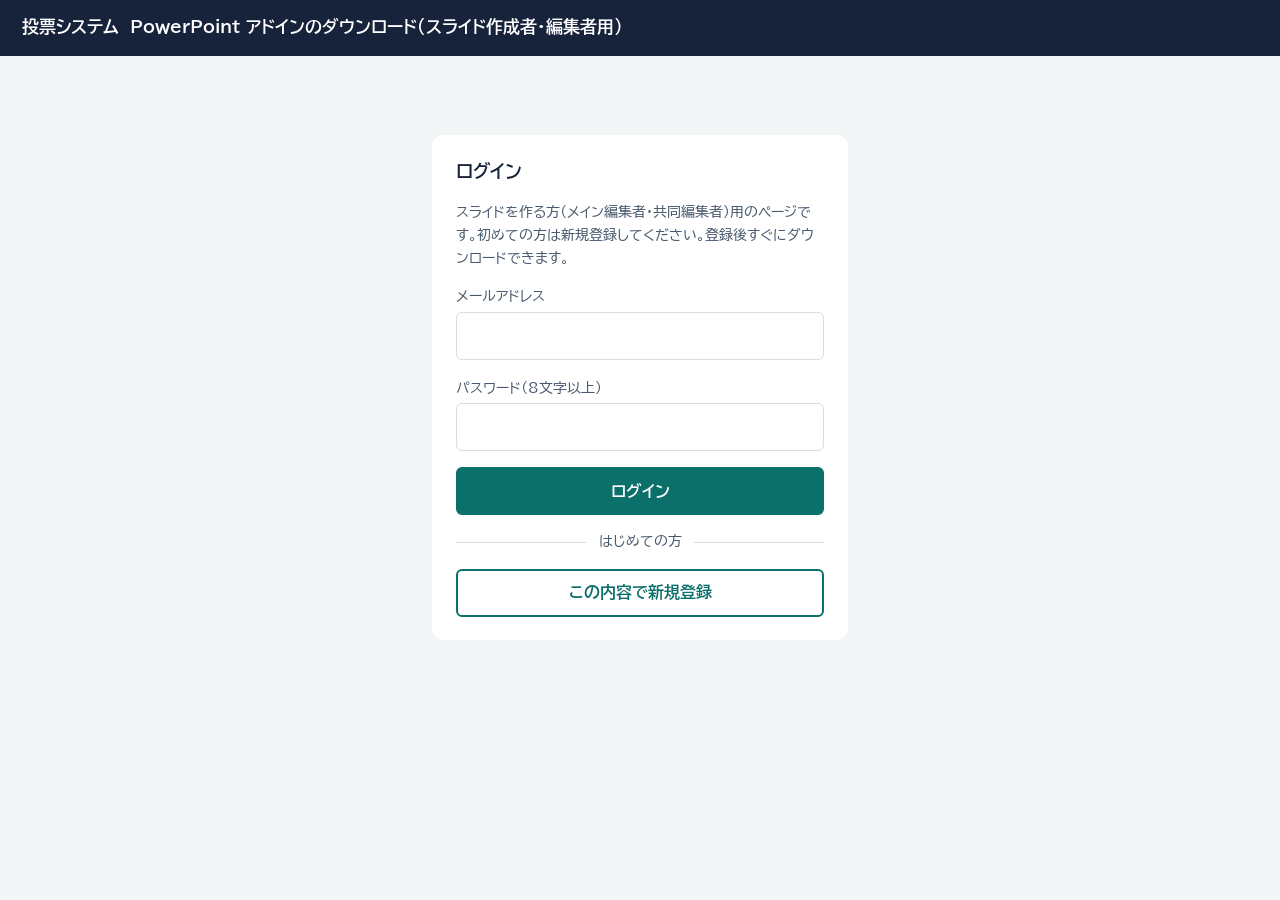
<file: install.html>
<!doctype html>
<html lang="ja">
<head>
<meta charset="utf-8">
<meta name="viewport" content="width=device-width, initial-scale=1">
<meta name="robots" content="noindex">
<title>PowerPoint アドインのダウンロード（編集者用）</title>
<link rel="preconnect" href="https://fonts.googleapis.com">
<link rel="preconnect" href="https://fonts.gstatic.com" crossorigin>
<link href="https://fonts.googleapis.com/css2?family=BIZ+UDPGothic:wght@400;700&display=swap" rel="stylesheet">
<link rel="stylesheet" href="assets/style.css">
<style>
  body { background: var(--wash); }
  header { background: var(--ink); color: #fff; padding: .9rem 1.4rem; display: flex; justify-content: space-between; align-items: center; gap: 1rem; flex-wrap: wrap; }
  header h1 { font-size: 1.05rem; margin: 0; }
  header .who { font-size: .85rem; opacity: .85; display: flex; gap: .8rem; align-items: center; }
  header .who button { background: none; border: 1px solid rgba(255,255,255,.5); color: #fff; border-radius: 6px; padding: .2rem .7rem; cursor: pointer; }
  main { max-width: 64rem; margin: 0 auto; padding: 1.6rem 1.2rem 3rem; }
  .card { background: #fff; border-radius: var(--radius-m); padding: 1.4rem 1.5rem; margin-bottom: 1.2rem; }
  .card h2 { font-size: 1.1rem; margin: 0 0 .6rem; }
  .narrow { max-width: 26rem; margin: 6vh auto; }
  .muted { color: var(--ink-soft); }
  .os { display: grid; grid-template-columns: minmax(0, 1fr) minmax(0, 1fr); gap: 1.2rem; }
  .os .card { min-width: 0; }
  @media (max-width: 760px) { .os { grid-template-columns: 1fr; } }
  .os .card { margin: 0; border: 2px solid transparent; }
  .os .card.mine { border-color: var(--teal); }
  .os h3 { font-size: 1.15rem; margin: 0 0 .2rem; display: flex; align-items: center; gap: .5rem; }
  .os h3 .tag { font-size: .75rem; background: var(--teal); color: #fff; border-radius: 99px; padding: .05rem .6rem; }
  ol.steps { padding-left: 1.3em; margin: .8rem 0; }
  ol.steps li { margin-bottom: .55rem; line-height: 1.6; }
  code, .cmd { font-family: ui-monospace, Menlo, Consolas, monospace; font-size: .85rem; }
  .cmd { display: block; background: var(--ink); color: #e9f1f1; padding: .7rem .8rem; border-radius: 6px; overflow-x: auto; white-space: pre; margin: .4rem 0; }
  .row { display: flex; gap: .5rem; flex-wrap: wrap; margin: .6rem 0; }
  .next { border-left: 4px solid var(--teal); }
  .sep { display: flex; align-items: center; gap: .8rem; color: var(--ink-soft); font-size: .85rem; margin: 1rem 0; }
  .sep::before, .sep::after { content: ""; flex: 1; height: 1px; background: var(--line); }
</style>
</head>
<body>
<header>
  <h1>投票システム　PowerPoint アドインのダウンロード（スライド作成者・編集者用）</h1>
  <div class="who hidden" id="who"><span id="whoMail"></span><button type="button" id="logout">ログアウト</button></div>
</header>
<main>
  <p class="muted" id="loading">確認しています…</p>

  <!-- ログイン・新規登録 -->
  <section class="card narrow hidden" id="vLogin">
    <h2>ログイン</h2>
    <p class="muted" style="font-size:.9rem">スライドを作る方（メイン編集者・共同編集者）用のページです。初めての方は新規登録してください。登録後すぐにダウンロードできます。</p>
    <form id="loginForm">
      <label class="field"><span>メールアドレス</span><input type="email" id="email" autocomplete="username" required></label>
      <label class="field"><span>パスワード（8文字以上）</span><input type="password" id="pw" autocomplete="current-password" required minlength="8"></label>
      <button class="btn" type="submit" style="width:100%">ログイン</button>
    </form>
    <div class="sep">はじめての方</div>
    <button class="btn ghost" type="button" id="signup" style="width:100%">この内容で新規登録</button>
    <p class="notice error hidden" id="loginErr" role="alert" style="margin-top:1rem"></p>
  </section>

  <!-- ダウンロード -->
  <div class="hidden" id="vDownload">
    <section class="card">
      <h2>お使いのパソコンを選んでください</h2>
      <p class="muted">アドインを入れると、PowerPoint の中から会場アンケートを作り込み、スライドショー中に結果をそのまま映せます。アドインは毎回この投票システム（同じ公開サイト）から最新版を読み込むので、入れ直しは不要です。</p>
    </section>
    <div class="os">
      <section class="card" id="cardWin">
        <h3>Windows <span class="tag hidden" id="tagWin">お使いのPC</span></h3>
        <p class="muted" style="margin-top:0">PowerPoint（Microsoft 365／2019 以降）</p>
        <div class="row">
          <button class="btn" type="button" id="dlWin">インストーラーをダウンロード</button>
          <button class="btn ghost small" type="button" id="dlWinUn">アンインストーラー</button>
        </div>
        <ol class="steps">
          <li>PowerPoint をすべて閉じる。</li>
          <li>ダウンロードした <code>install-vote-addin.cmd</code> をダブルクリックする。<br>
            <span class="muted" style="font-size:.85rem">「WindowsによってPCが保護されました」と出たら「詳細情報」→「実行」。管理者権限は不要です（自分のユーザーにだけ登録します）。</span></li>
          <li>「完了しました」と表示されたら閉じる。</li>
          <li>PowerPoint を開き、「挿入」→「アドイン」→「個人用アドイン」→ 上部の「開発者アドイン」（または「共有フォルダー」）にある「投票結果（自前）」を選んで「追加」。</li>
        </ol>
        <details><summary class="muted">うまく表示されないとき（共有フォルダー方式）</summary>
          <ol class="steps" style="font-size:.9rem">
            <li>「設定ファイルだけ保存」で <code>vote-addin.xml</code> を保存する。</li>
            <li>PC内にフォルダ（例 <code>C:\AddinCatalog</code>）を作り、右クリック →「プロパティ」→「共有」で共有。表示されたパス（例 <code>\\PC名\AddinCatalog</code>）を控え、ファイルを入れる。</li>
            <li>PowerPoint →「ファイル」→「オプション」→「トラスト センター」→「トラスト センターの設定」→「信頼できるアドイン カタログ」に控えたパスを追加し、「メニューに表示する」にチェック → PowerPoint を再起動。</li>
            <li>「個人用アドイン」→「共有フォルダー」から追加。</li>
          </ol>
          <button class="btn ghost small" type="button" id="dlXmlWin">設定ファイルだけ保存</button>
        </details>
      </section>

      <section class="card" id="cardMac">
        <h3>Mac <span class="tag hidden" id="tagMac">お使いのMac</span></h3>
        <p class="muted" style="margin-top:0">PowerPoint for Mac（Microsoft 365／2019 以降）</p>
        <div class="row"><button class="btn" type="button" id="dlMac">設定ファイルをダウンロード</button></div>
        <ol class="steps">
          <li>PowerPoint を終了する。</li>
          <li>「アプリケーション」→「ユーティリティ」→「ターミナル」を開き、下の1行をコピーして貼り付け、return キーを押す（ダウンロードした <code>vote-addin.xml</code> を所定の場所にコピーします）。
            <span class="cmd" id="macCmd"></span>
            <button class="btn ghost small" type="button" id="copyMac">この1行をコピー</button></li>
          <li>PowerPoint を開き、「挿入」→「アドイン」→「個人用アドイン」から「投票結果（自前）」を選ぶ。</li>
        </ol>
        <details><summary class="muted">ターミナルを使わない方法</summary>
          <ol class="steps" style="font-size:.9rem">
            <li>Finder で「移動」→「フォルダへ移動…」（⇧⌘G）を開き、次を貼り付けて移動。<br><code>~/Library/Containers/com.microsoft.Powerpoint/Data/Documents/</code></li>
            <li><code>wef</code> フォルダがなければ作り、その中に <code>vote-addin.xml</code> を入れる。</li>
          </ol>
        </details>
      </section>
    </div>

    <section class="card next" style="margin-top:1.2rem">
      <h2>次にすること</h2>
      <ol class="steps">
        <li><b>新しく作る場合</b>：<a href="admin.html">管理画面</a>の「プロジェクトを作成」で作り、メイン編集者になる。共同編集者に伝えるパスワードもここで決める。</li>
        <li><b>共同編集する場合</b>：メイン編集者から受け取った<b>プロジェクト番号</b>と<b>パスワード</b>で参加する（アドインの中、または管理画面の「番号とパスワードで参加」）。</li>
        <li>スライドにアドインを挿入し、<a href="https://github.com" id="manualLink">スライド作成者のための説明書</a>に沿って質問を作る。</li>
      </ol>
      <p class="muted" style="font-size:.85rem">アドインと管理画面は、同じアカウント・同じプロジェクトにつながっています。どちらで作った質問も、もう一方から見えます。</p>
    </section>
  </div>
</main>

<script src="assets/vendor/supabase.js"></script>
<script src="config.js"></script>
<script src="assets/app.js"></script>
<script>
(() => {
  const { sb, rpc, errText, manifestXml, baseUrl } = window.VoteApp;
  const $ = id => document.getElementById(id);
  const views = ["vLogin", "vDownload"];
  const show = id => { $("loading").classList.add("hidden"); views.forEach(v => $(v).classList.toggle("hidden", v !== id)); };

  // ---------- 状態の確認 ----------
  async function check() {
    const { data } = await sb.auth.getSession();
    if (!data.session) { $("who").classList.add("hidden"); return show("vLogin"); }
    $("whoMail").textContent = data.session.user.email; $("who").classList.remove("hidden");
    setupDownloads(); show("vDownload");
  }
  function loginErr(m) { show("vLogin"); $("loginErr").textContent = m; $("loginErr").classList.toggle("hidden", !m); }

  $("loginForm").addEventListener("submit", async e => {
    e.preventDefault();
    const { error } = await sb.auth.signInWithPassword({ email: $("email").value.trim(), password: $("pw").value });
    if (error) return loginErr(/confirm/i.test(error.message) ? "メールの確認がまだです。届いたメールのリンクを開いてからログインしてください。" : "メールアドレスまたはパスワードが違います。");
    check();
  });
  $("signup").addEventListener("click", async () => {
    if (!$("loginForm").reportValidity()) return;
    const { data, error } = await sb.auth.signUp({ email: $("email").value.trim(), password: $("pw").value,
      options: { emailRedirectTo: location.href.split("?")[0] } });
    if (error) return loginErr(/not allowed|disabled|signup/i.test(error.message) ? "新規登録は受け付けていません。伊東から届いたアカウント（メールアドレスとパスワード）でログインしてください。" : "登録できませんでした：" + error.message);
    if (!data.session) return loginErr("確認メールを送りました。メールのリンクを開いてから、このページでログインしてください。");
    check();
  });
  $("logout").addEventListener("click", async () => { await sb.auth.signOut(); check(); });

  // ---------- ダウンロード（許可された人のブラウザの中で作る） ----------
  function save(name, text, type) {
    const a = Object.assign(document.createElement("a"), { href: URL.createObjectURL(new Blob([text], { type })), download: name });
    document.body.appendChild(a); a.click(); a.remove(); setTimeout(() => URL.revokeObjectURL(a.href), 2000);
  }
  const b64 = s => btoa(String.fromCharCode(...new TextEncoder().encode(s)));
  const crlf = s => s.replace(/\r?\n/g, "\r\n");

  function winInstaller() {
    const id = (window.VOTE_CONFIG.ADDIN_ID || "4b52dc98-0b83-40b0-9bd1-2a2d3261a063");
    return crlf(`@echo off
chcp 65001 >nul
rem ============================================================
rem  投票システム PowerPoint アドイン インストーラー（Windows）
rem  接続先: ${baseUrl()}
rem  自分のユーザーにだけ登録します（管理者権限は不要）
rem ============================================================
setlocal
set "DIR=%LOCALAPPDATA%\\SymposiumVote"
if not exist "%DIR%" mkdir "%DIR%"
powershell -NoProfile -ExecutionPolicy Bypass -Command "[IO.File]::WriteAllBytes('%DIR%\\vote-addin.xml',[Convert]::FromBase64String('${b64(manifestXml())}'))"
if errorlevel 1 goto fail
reg add "HKCU\\Software\\Microsoft\\Office\\16.0\\WEF\\Developer" /v "${id}" /t REG_SZ /d "%DIR%\\vote-addin.xml" /f >nul
if errorlevel 1 goto fail
echo.
echo 完了しました。PowerPoint を開き、「挿入」→「アドイン」→「個人用アドイン」から「投票結果（自前）」を追加してください。
echo.
pause
exit /b 0
:fail
echo.
echo 登録できませんでした。ページの「うまく表示されないとき（共有フォルダー方式）」をお試しください。
pause
exit /b 1
`);
  }
  function winUninstaller() {
    const id = (window.VOTE_CONFIG.ADDIN_ID || "4b52dc98-0b83-40b0-9bd1-2a2d3261a063");
    return crlf(`@echo off
chcp 65001 >nul
reg delete "HKCU\\Software\\Microsoft\\Office\\16.0\\WEF\\Developer" /v "${id}" /f >nul 2>&1
del "%LOCALAPPDATA%\\SymposiumVote\\vote-addin.xml" >nul 2>&1
echo 投票システムのアドインを削除しました。PowerPoint を再起動してください。
pause
`);
  }
  const macCmd = 'mkdir -p ~/Library/Containers/com.microsoft.Powerpoint/Data/Documents/wef && cp ~/Downloads/vote-addin.xml ~/Library/Containers/com.microsoft.Powerpoint/Data/Documents/wef/ && echo "完了しました。PowerPoint を開いてください。"';

  let wired = false;
  function setupDownloads() {
    const mac = /Mac/i.test(navigator.platform || navigator.userAgent);
    $(mac ? "cardMac" : "cardWin").classList.add("mine");
    $(mac ? "tagMac" : "tagWin").classList.remove("hidden");
    $("macCmd").textContent = macCmd;
    $("manualLink").href = baseUrl() + "docs/MANUAL_PPT.md";
    if (wired) return; wired = true;
    $("dlWin").addEventListener("click", () => save("install-vote-addin.cmd", winInstaller(), "application/octet-stream"));
    $("dlWinUn").addEventListener("click", () => save("uninstall-vote-addin.cmd", winUninstaller(), "application/octet-stream"));
    $("dlXmlWin").addEventListener("click", () => save("vote-addin.xml", manifestXml(), "application/xml"));
    $("dlMac").addEventListener("click", () => save("vote-addin.xml", manifestXml(), "application/xml"));
    $("copyMac").addEventListener("click", () => navigator.clipboard.writeText(macCmd).then(() => ($("copyMac").textContent = "コピーしました")));
  }

  check();
})();
</script>
</body>
</html>
</file>
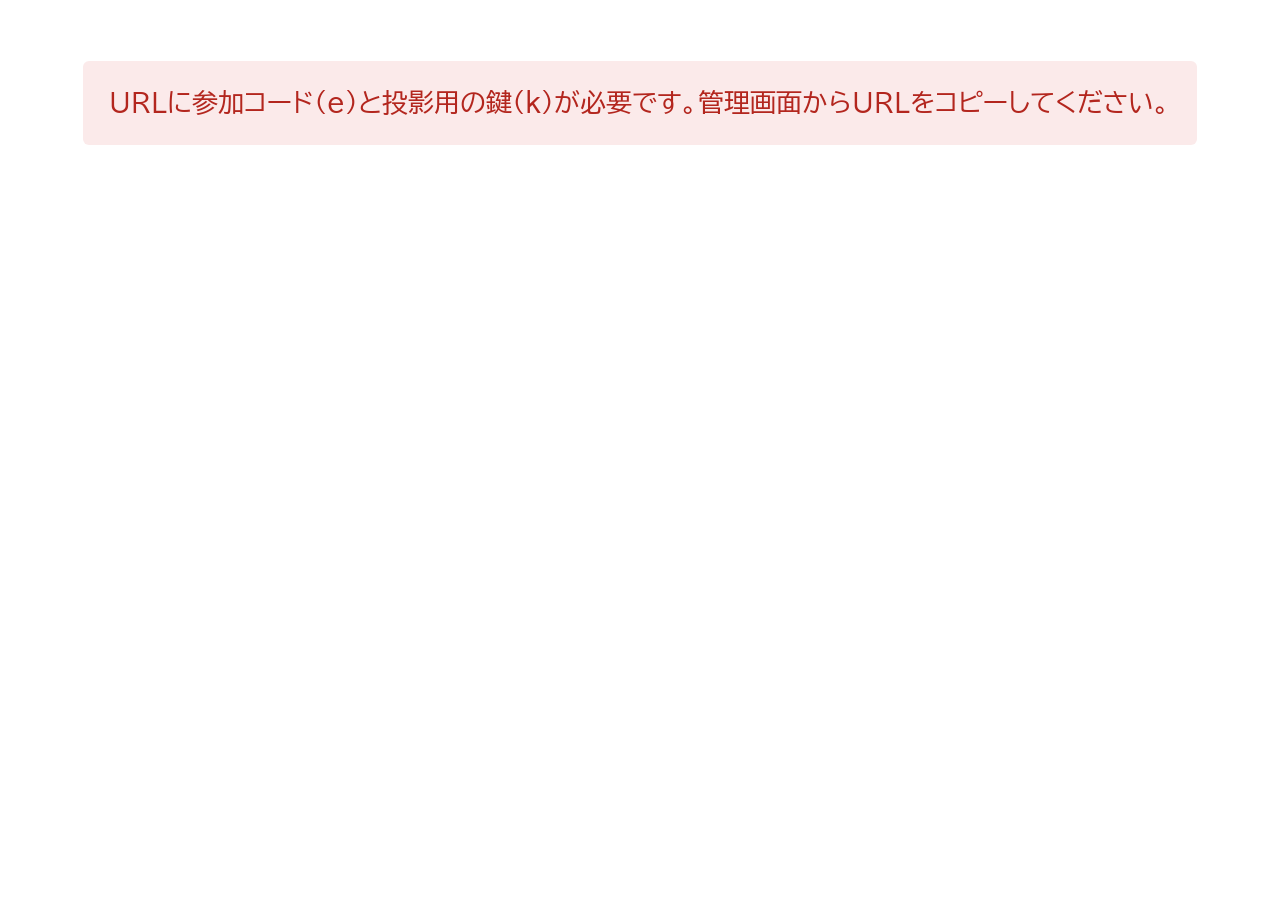
<file: projector.html>
<!doctype html>
<html lang="ja">
<head>
<meta charset="utf-8">
<meta name="viewport" content="width=device-width, initial-scale=1">
<title>投票結果</title>
<link rel="preconnect" href="https://fonts.googleapis.com">
<link rel="preconnect" href="https://fonts.gstatic.com" crossorigin>
<link href="https://fonts.googleapis.com/css2?family=BIZ+UDPGothic:wght@400;700&display=swap" rel="stylesheet">
<link rel="stylesheet" href="assets/style.css">
<style>
  /* 投影前提：画面（またはスライド内の枠）の幅に合わせて文字が伸縮する */
  html, body { height: 100%; }
  body {
    font-size: clamp(14px, 2.05vw, 44px);
    display: grid; grid-template-rows: auto 1fr auto; gap: 1.1em;
    padding: 3.2vh 4vw 2.6vh; overflow: hidden;
  }
  body.dark { --ink: #f3f7f7; --ink-soft: #b9c7cc; --paper: #10202a; --track: #24404a; --line: #2e4a55; --teal: #3fb3a8; --teal-deep: #7fd6cc; --teal-pale: #1c3a40; background: var(--paper); }
  body.transparent { background: transparent; }

  .top { display: grid; grid-template-columns: 1fr auto; gap: 1.5em; align-items: start; }
  h1 { font-size: 1.55em; line-height: 1.35; margin: 0; }
  .how { margin: .35em 0 0; font-size: .8em; color: var(--teal); font-weight: 700; }
  .how .closed { color: var(--ink-soft); margin-left: 1em; }
  .tally { text-align: right; line-height: 1; white-space: nowrap; }
  .tally .n { font-size: 3.2em; font-weight: 700; color: var(--teal-deep); }
  .tally .u { font-size: .9em; margin-left: .15em; }
  .tally .sub { display: block; font-size: .7em; color: var(--ink-soft); margin-top: .5em; }

  /* 結果の枠。中身が入りきらないときは app.js が文字を自動で縮める */
  .body { min-height: 0; overflow: hidden; --bar-h: 1em; --bar-gap: .5em;
          display: flex; flex-direction: column; justify-content: safe center; }
  .tally .lbl { display: block; font-size: .7em; color: var(--ink-soft); margin-bottom: .2em; }
  .res-cloud { font-size: 1.05em; height: 100%; align-content: center; }
  .res-empty, .veil { color: var(--ink-soft); font-size: 1.2em; text-align: center; margin-top: 2.5em; }

  .foot { display: flex; justify-content: space-between; align-items: center; gap: 1em; font-size: .72em; color: var(--ink-soft); }
  .foot .join b { color: var(--ink); font-size: 1.25em; letter-spacing: .04em; }
  .foot .err { color: var(--alert); }
  .foot .join { display: flex; align-items: center; gap: .8em; }
  .foot .qrmini svg { width: 5.4em; height: 5.4em; display: block; background: #fff; padding: .15em; border-radius: 4px; }
  body.ovdark { --ink: #f3f7f7; --ink-soft: #c9d4d8; --track: rgba(255,255,255,.18); --line: rgba(255,255,255,.25); --wash: rgba(255,255,255,.1); }

  /* 質問が無いとき：参加案内 */
  .lobby { display: grid; grid-template-columns: auto auto; gap: 2.5em; align-items: center; justify-content: center; height: 100%; }
  .lobby .qr svg { width: min(36vh, 30vw); height: auto; display: block; background: #fff; padding: .4em; border-radius: 6px; }
  .lobby h2 { font-size: 1.5em; margin: 0 0 .6em; }
  .lobby .code { font-size: 3em; font-weight: 700; color: var(--teal-deep); letter-spacing: .06em; line-height: 1.1; }
  .qronly { height: 100%; display: flex; flex-direction: column; align-items: center; justify-content: center; gap: .3em; }
  .qronly .qr svg { height: min(78vh, 88vw); width: auto; display: block; background: #fff; }
  .qronly .code { font-size: max(14px, 7vh); font-weight: 700; color: var(--teal-deep); letter-spacing: .06em; line-height: 1; }
  .lobby .url { font-size: .85em; color: var(--ink-soft); word-break: break-all; margin-top: .6em; }
</style>
</head>
<body>
  <div class="top" id="top">
    <div><h1 id="title"></h1><p class="how" id="how"></p></div>
    <div class="tally" id="tally"></div>
  </div>
  <div class="body" id="body"></div>
  <div class="foot"><span class="join" id="join"></span><span class="err" id="err"></span></div>

<script src="assets/vendor/supabase.js"></script>
<script src="assets/vendor/qrcode.js"></script>
<script src="config.js"></script>
<script src="assets/app.js"></script>
<script>
(() => {
  const { rpc, errText, esc, renderResults, typeLabel, baseUrl, cfg } = window.VoteApp;
  const $ = id => document.getElementById(id);
  const p = new URLSearchParams(location.search);
  const code = (p.get("e") || "").toUpperCase();
  const key = p.get("k") || "";
  const qkey = p.get("q") || "";                 // 空なら「いま表示中の質問」に追従
  const autoActivate = p.get("activate") === "1"; // このページが表示されたら、その質問を聴衆に出す
  const showJoin = p.get("join") !== "0";
  const joinOnly = p.get("view") === "join" || p.get("view") === "qr";  // 常に参加案内（QR）を表示する
  const qrOnly = p.get("view") === "qr";            // QRコードと参加コードだけ（小さな枠向け）
  if (p.get("theme") === "dark") document.body.classList.add("dark");
  if (p.get("bg") === "transparent") document.body.classList.add("transparent");
  // デザイン：URLの指定（スライドごとの設定）＞プロジェクトの既定
  const urlPal = p.get("pal"), urlBg = p.get("bgid"), urlOv = p.get("ov");
  const showQr = p.get("qr") === "1";                 // この質問のスライドにも参加用QRを出す
  let themeKey = "";
  async function applyTheme(theme) {
    theme = theme || {};
    const pal = urlPal || theme.palette || "teal";
    const bg = urlBg === "none" ? "" : (urlBg || theme.bg || "");
    const ov = urlOv || theme.overlay || "light";
    const k = pal + "|" + bg + "|" + ov;
    if (k === themeKey) return; themeKey = k;
    const dark = document.body.classList.contains("dark") || (bg && ov === "dark");
    document.body.classList.toggle("ovdark", !!(bg && ov === "dark"));
    VoteApp.applyPalette(document.body, pal, dark);
    if (bg) {
      try { VoteApp.applyBackground(document.body, await rpc("get_background", { p_code: code, p_key: key, p_id: bg }), ov); }
      catch { VoteApp.applyBackground(document.body, ""); }
    } else VoteApp.applyBackground(document.body, "");
  }

  const joinUrl = baseUrl() + "?e=" + encodeURIComponent(code);
  let activated = false;
  let timer = null;

  async function activate() {
    if (!autoActivate || !qkey || activated || document.hidden) return;
    try { await rpc("activate_question", { p_code: code, p_key: key, p_qkey: qkey }); activated = true; }
    catch (err) { $("err").textContent = errText(err); }
  }
  document.addEventListener("visibilitychange", () => {
    if (document.hidden) { activated = false; return; } // 次に表示されたときにもう一度出す
    activate(); tick();
  });

  function qrSvg(text) {
    const qr = qrcode(0, "M"); qr.addData(text); qr.make();
    return qr.createSvgTag({ cellSize: 6, margin: 2, scalable: true });
  }

  function lobby(data) {
    $("top").classList.add("hidden");
    if (qrOnly) {
      $("body").innerHTML = `<div class="qronly"><div class="qr">${qrSvg(joinUrl)}</div><div class="code">${esc(code)}</div></div>`;
      $("join").textContent = ""; return;
    }
    $("body").innerHTML = `
      <div class="lobby">
        <div class="qr">${qrSvg(joinUrl)}</div>
        <div>
          <h2>スマートフォンで投票に参加</h2>
          <div>参加コード</div>
          <div class="code">${esc(code)}</div>
          <div class="url">${esc(joinUrl)}</div>
          <p>参加 ${data.participants}人</p>
        </div>
      </div>`;
    $("join").textContent = "";
  }

  async function tick() {
    clearTimeout(timer);
    try {
      const data = await rpc("get_results", { p_code: code, p_key: key, p_qkey: joinOnly ? null : (qkey || null) });
      $("err").textContent = "";
      applyTheme(data.event && data.event.theme);
      const q = data.question;
      if (!q || joinOnly) { lobby(data); }
      else {
        $("top").classList.remove("hidden");
        $("title").textContent = q.title;
        $("how").innerHTML = esc(typeLabel(q)) + (q.voting_open ? "" : '<span class="closed">締め切りました</span>');
        const t = VoteApp.tally(data);    // 右上：全投票数（選択式）／回答者数
        $("tally").innerHTML = `<span class="lbl">${t.label}</span><span class="n">${t.n}</span><span class="u">${t.unit}</span>` +
          `<span class="sub">${t.sub ? t.sub + "・" : ""}参加 ${data.participants}人</span>`;
        // 下部の参加案内を先に入れてから結果を描く（結果の枠の高さを確定させてから自動調整するため）
        $("join").innerHTML = showQr ? `<span class="qrmini">${VoteApp.qrSvg(joinUrl)}</span><span>参加 <b>${esc(code)}</b><br>${esc(joinUrl)}</span>`
          : showJoin ? `参加 <b>${esc(code)}</b>　${esc(joinUrl)}` : "";
        const body = $("body");
        if (!q.results_visible) {
          body.innerHTML = `<p class="veil">回答を受け付けています</p>`;
        } else {
          renderResults(body, data, { inline: true, fit: true });
        }
      }
    } catch (err) {
      $("err").textContent = errText(err);
    }
    timer = setTimeout(tick, cfg.PROJECTOR_POLL_MS || 2000);
  }

  window.addEventListener("resize", () => tick());   // 枠の大きさが変わったら合わせ直す
  if (!code || !key) {
    document.body.innerHTML = '<p class="notice error" style="margin:2rem">URLに参加コード（e）と投影用の鍵（k）が必要です。管理画面からURLをコピーしてください。</p>';
    return;
  }
  activate().then(tick);
})();
</script>
</body>
</html>
</file>
<file: assets/style.css>
/* 共通トークン
   投影で後方席から読めることを最優先。色は濃紺の文字＋薬局らしい深い青緑の1色に絞る。 */
:root {
  --ink: #17233b;
  --ink-soft: #4a5a6e;
  --paper: #ffffff;
  --wash: #f2f6f6;
  --line: #d5dfe0;
  --track: #e4ecec;
  --teal: #0b6f6a;
  --teal-deep: #08504d;
  --teal-pale: #d8ecea;
  --alert: #b3261e;
  --font: "BIZ UDPGothic", "Hiragino Sans", "Yu Gothic UI", "Meiryo", sans-serif;
  --radius-s: 6px;
  --radius-m: 12px;
}
* { box-sizing: border-box; }
html, body { margin: 0; padding: 0; }
body {
  font-family: var(--font);
  color: var(--ink);
  background: var(--paper);
  line-height: 1.6;
  font-variant-numeric: tabular-nums;
  -webkit-text-size-adjust: 100%;
}
button, input, select, textarea { font: inherit; color: inherit; }
:focus-visible { outline: 3px solid var(--teal); outline-offset: 2px; }
.hidden { display: none !important; }

.btn {
  display: inline-flex; align-items: center; justify-content: center; gap: .4em;
  min-height: 48px; padding: 0 1.2em;
  border: 2px solid var(--teal); border-radius: var(--radius-s);
  background: var(--teal); color: #fff; font-weight: 700; cursor: pointer;
}
.btn:hover { background: var(--teal-deep); border-color: var(--teal-deep); }
.btn:disabled { background: var(--line); border-color: var(--line); color: var(--ink-soft); cursor: not-allowed; }
.btn.ghost { background: transparent; color: var(--teal); }
.btn.ghost:hover { background: var(--teal-pale); }
.btn.small { min-height: 36px; padding: 0 .8em; font-size: .9rem; }
.btn.danger { background: transparent; border-color: var(--alert); color: var(--alert); }

.field { display: block; margin: 0 0 1rem; }
.field > span { display: block; font-size: .9rem; color: var(--ink-soft); margin-bottom: .3rem; }
.field input, .field select, .field textarea {
  width: 100%; min-height: 48px; padding: .6em .8em;
  border: 1.5px solid var(--line); border-radius: var(--radius-s); background: #fff;
}
.field textarea { min-height: 6em; resize: vertical; }

.notice { padding: .8em 1em; border-radius: var(--radius-s); background: var(--wash); }
.notice.error { background: #fbeaea; color: var(--alert); }

/* ---------- 結果表示（投影・管理で共通） ---------- */
.res-bars { list-style: none; margin: 0; padding: 0; display: grid; gap: var(--bar-gap, 1.1rem); }
.res-bar .row { display: flex; justify-content: space-between; align-items: baseline; gap: 1em; }
.res-bar .label { font-weight: 700; }
.res-bar .value { font-weight: 700; white-space: nowrap; }
.res-bar .value small { font-weight: 400; color: var(--ink-soft); margin-left: .3em; }
.res-bar .track { height: var(--bar-h, 18px); background: var(--track); border-radius: 3px; overflow: hidden; margin-top: .25em; }
.res-bar .fill { height: 100%; width: 0; background: var(--teal); transition: width .6s ease; }
.res-bar.lead .fill { background: var(--teal-deep); }
.res-bar .rank-no { display: inline-block; min-width: 2.2em; color: var(--teal); }

.res-cloud { display: flex; flex-wrap: wrap; justify-content: center; align-items: center; gap: .3em .9em; line-height: 1.25; padding: 1rem 0; }
.res-cloud span { font-weight: 700; }
.res-cloud .w1 { font-size: 1em;   color: var(--ink-soft); }
.res-cloud .w2 { font-size: 1.45em; color: var(--ink); }
.res-cloud .w3 { font-size: 2em;   color: var(--teal); }
.res-cloud .w4 { font-size: 2.7em; color: var(--teal-deep); }

.res-list { list-style: none; margin: 0; padding: 0; columns: 2 18em; column-gap: 2rem; }
.res-list li { break-inside: avoid; padding: .45em 0; border-bottom: 1px solid var(--line); }
.res-list li .cnt { color: var(--teal); font-weight: 700; margin-left: .5em; }

/* 横並び（投影用）：ラベル｜バー｜数値 を1行に収め、選択肢が多くても画面に入れる */
.res-bars.inline .res-bar { display: grid; grid-template-columns: minmax(0, 42%) 1fr 7.5em; align-items: center; column-gap: .9em; }
.res-bars.inline .res-bar .row { display: contents; }
.res-bars.inline .res-bar .label { grid-column: 1; grid-row: 1; line-height: 1.3; }
.res-bars.inline .res-bar .track { grid-column: 2; grid-row: 1; margin-top: 0; }
.res-bars.inline .res-bar .value { grid-column: 3; grid-row: 1; text-align: right; }

.res-rating { display: grid; grid-template-columns: auto 1fr; gap: 2.5em; align-items: center; }
.res-rating .avg { text-align: center; line-height: 1; }
.res-rating .avg .num { font-size: 3.4em; font-weight: 700; color: var(--teal-deep); }
.res-rating .avg .of { font-size: 1.1em; color: var(--ink-soft); margin-left: .2em; }
.res-rating .avg .cap { font-size: .8em; color: var(--ink-soft); margin-top: .4em; }
.stars { font-size: 1.4em; letter-spacing: .05em; margin-top: .3em; white-space: nowrap; }
.stars .st { position: relative; color: var(--track); display: inline-block; }
.stars .st span { position: absolute; left: 0; top: 0; overflow: hidden; color: #d99a12; }
@media (max-width: 560px) { .res-rating { grid-template-columns: 1fr; gap: 1em; } }

.res-bars.revealed .res-bar:not(.correct) .fill { background: var(--line); }
.res-bars.revealed .res-bar:not(.correct) .label { color: var(--ink-soft); }
.res-bar.correct .fill { background: var(--teal-deep); }
.res-bar .ok { display: inline-grid; place-items: center; width: 1.3em; height: 1.3em; border-radius: 50%; background: var(--teal-deep); color: #fff; font-size: .85em; margin-right: .4em; }

.res-board { list-style: none; margin: 0; padding: 0; display: grid; gap: .7em; }
.res-board li { border-left: .3em solid var(--teal); background: var(--wash); padding: .6em .9em; border-radius: 0 var(--radius-s) var(--radius-s) 0; }
.res-board li p { margin: 0; font-weight: 700; line-height: 1.45; }
.res-board.one li { font-size: 1.45em; padding: 1em 1.2em; }
.res-board li .meta { display: flex; gap: 1em; margin-top: .3em; font-size: .78em; color: var(--ink-soft); }
.res-board li .likes { color: var(--teal-deep); font-weight: 700; }
.res-board li.answered { border-left-color: var(--line); }
.res-board li.answered p { color: var(--ink-soft); }
.res-board .done { font-weight: 700; }

.res-more { color: var(--ink-soft); font-size: .85em; padding-top: .2em; }
.res-bar.added .label::after { content: "追加"; font-size: .6em; font-weight: 700; color: var(--teal); border: 1px solid var(--teal); border-radius: 99px; padding: 0 .5em; margin-left: .5em; vertical-align: .15em; }

@media (prefers-reduced-motion: reduce) {
  .res-bar .fill { transition: none; }
}
</file>
